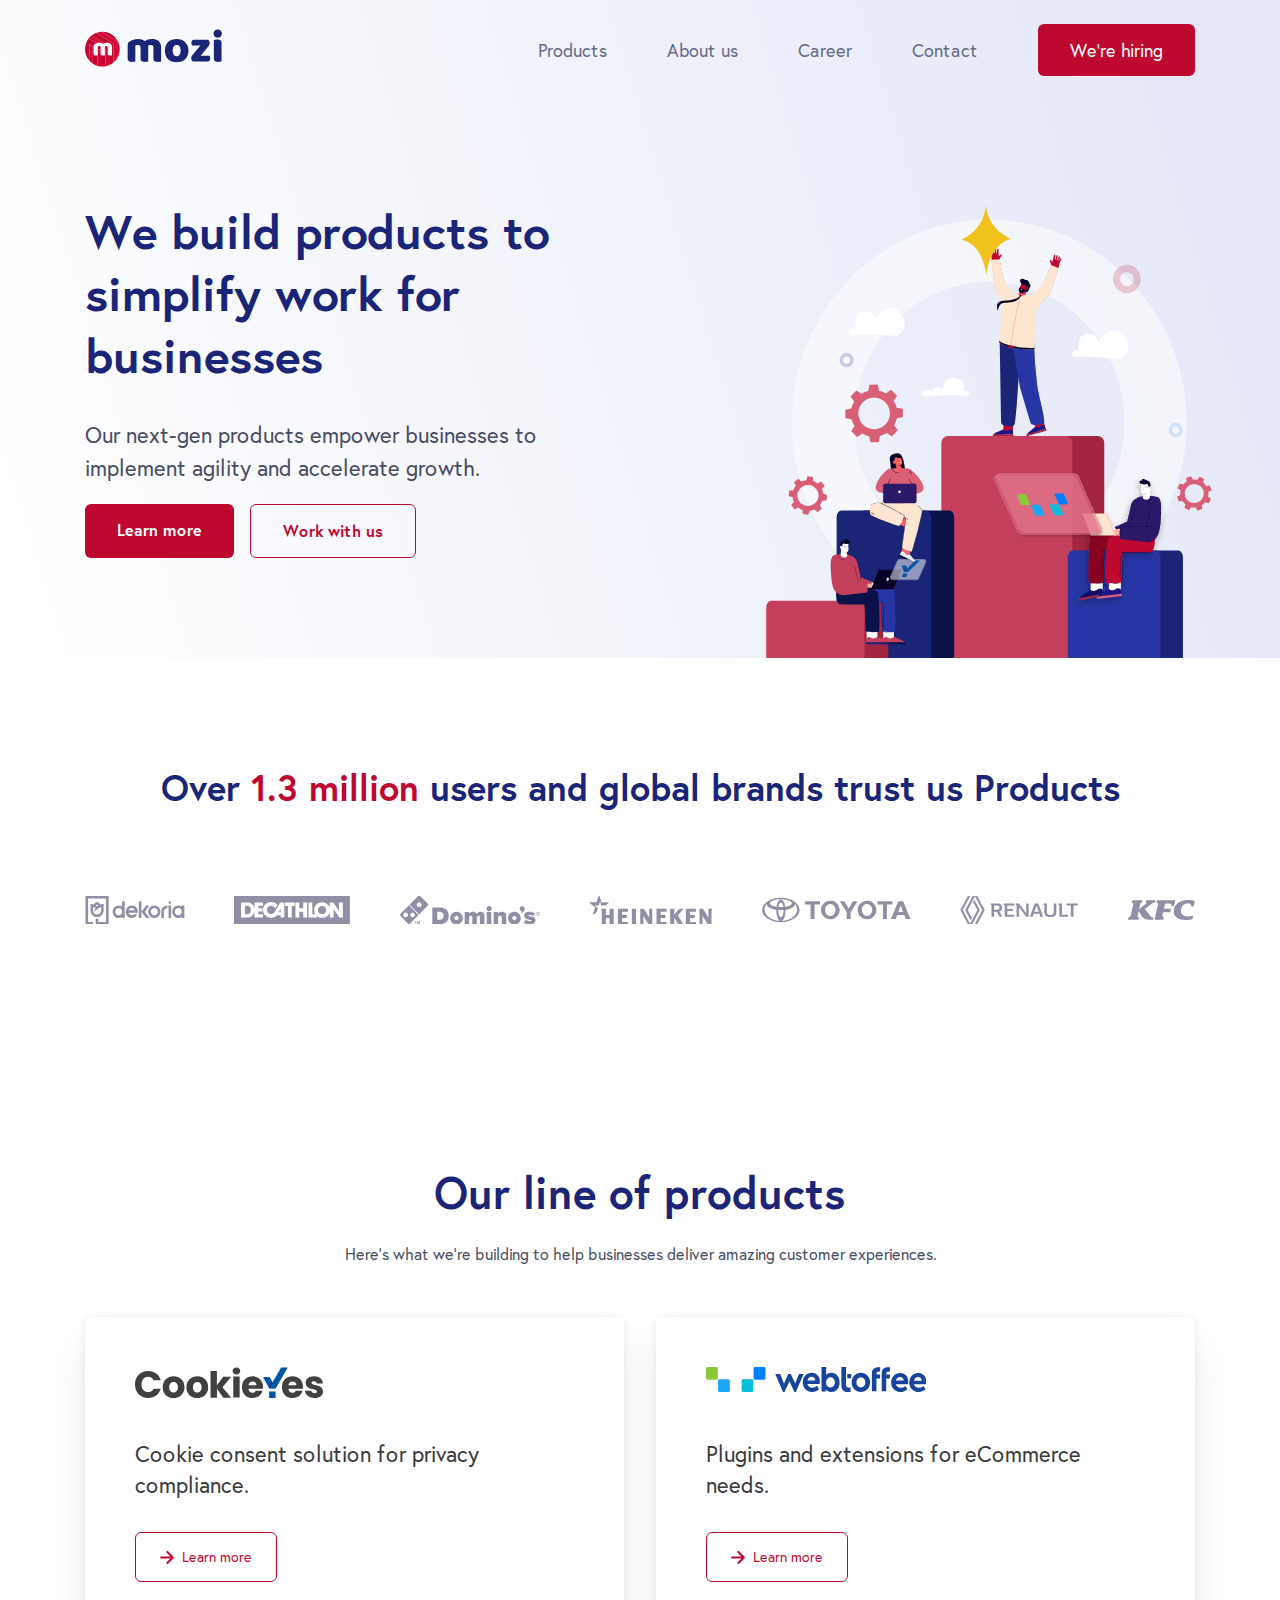
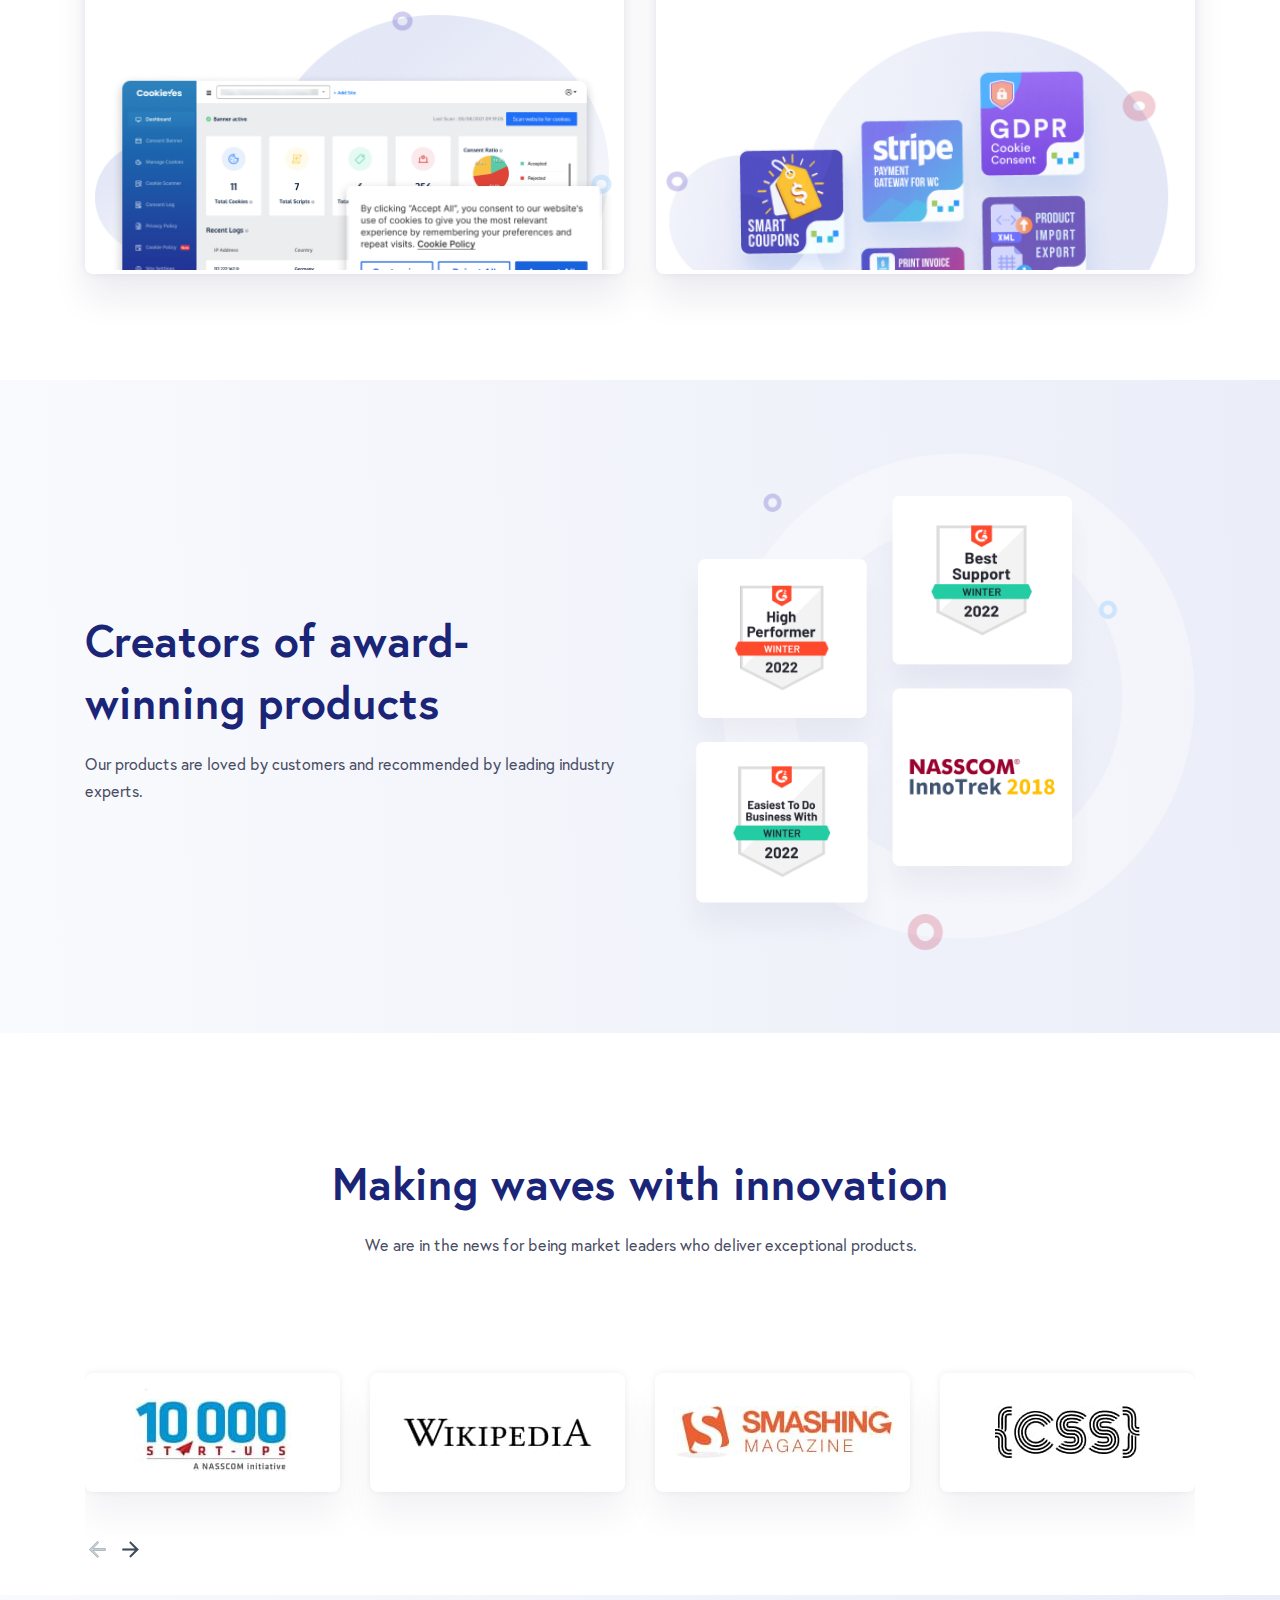
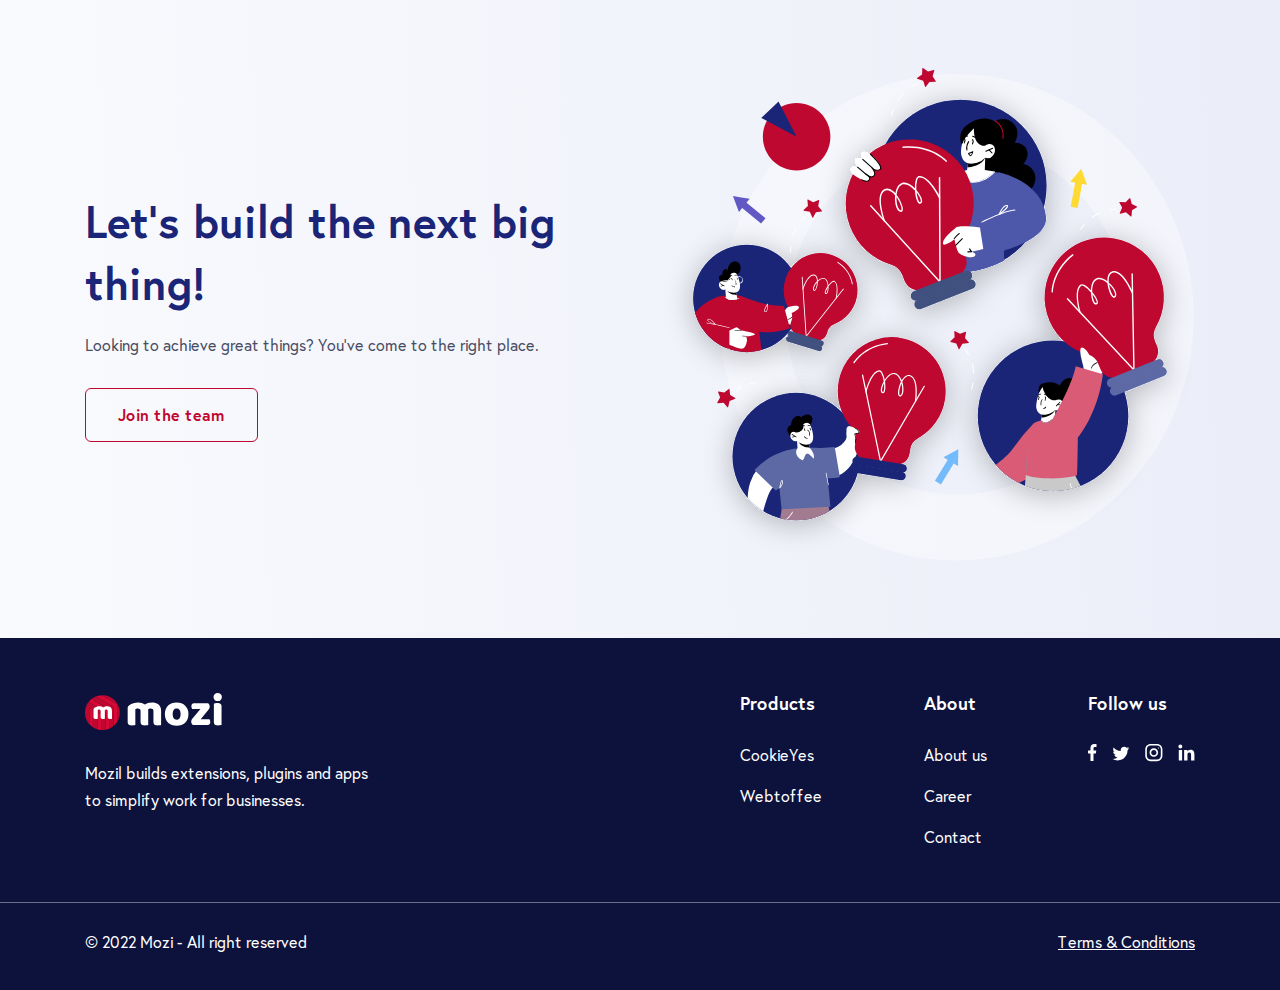
<file: index.html>
<!DOCTYPE html><html lang="en"><head><meta charset="UTF-8"><meta http-equiv="X-UA-Compatible" content="IE=edge"><meta name="viewport" content="width=device-width,initial-scale=1"><title>Mozy</title><link rel="icon" type="image/x-icon" href="icons/favicon.ico"><link rel="stylesheet" href="css/style.min.css"></head><body class="body__main"><div id="up" class="hero__wrapper"><!-- Header --><header class="header"><!-- NavBar --><nav><div class="container"><div class="navbar"><div class="logo"><a href="index.html"><img src="./icons/logo.svg" alt="logo"></a></div><ul class="menu"><li class="menu__item"><a href="products.html" class="menu__item-link">Products</a></li><li class="menu__item"><a href="about.html" class="menu__item-link">About us</a></li><li class="menu__item"><a href="career.html" class="menu__item-link">Career</a></li><li class="menu__item"><a href="contact.html" class="menu__item-link">Contact</a></li><li class="menu__item"><a href="#" class="btn menu__item-link">We’re hiring</a></li></ul><div class="hamburger"><span></span> <span></span> <span></span></div></div></div></nav></header><!-- Hero --><section class="section__hero"><img class="hero__img" src="img/hero-main.svg" alt="hero-main"><div class="container"><div class="hero"><div class="hero__item"><h1 class="hero__item-title">We build products to simplify work for businesses</h1><h2 class="hero__item-text">Our next-gen products empower businesses to implement agility and accelerate growth.</h2><div class="hero__item-buttons"><a href="#" class="btn hero-btn">Learn more</a> <a href="#" class="btn__outline hero-btn">Work with us</a></div></div></div></div></section></div><!-- Main Page --><main><section class="section section__brands"><div class="container"><h3 class="section__title section__title-brands title__center">Over <span>1.3 million</span> users and global brands trust us Products</h3><div class="brands"><div class="brands__item"><img src="icons/brand1.svg" alt="brand__icon"></div><div class="brands__item"><img src="icons/brand2.svg" alt="brand__icon"></div><div class="brands__item"><img src="icons/brand3.svg" alt="brand__icon"></div><div class="brands__item"><img src="icons/brand4.svg" alt="brand__icon"></div><div class="brands__item"><img src="icons/brand5.svg" alt="brand__icon"></div><div class="brands__item"><img src="icons/brand6.svg" alt="brand__icon"></div><div class="brands__item"><img src="icons/brand7.svg" alt="brand__icon"></div></div></div></section><section class="section__products section"><div class="container"><h3 class="section__title title__center">Our line of products</h3><h4 class="section__subtitle subtitle__center">Here’s what we’re building to help businesses deliver amazing customer experiences.</h4><div class="products"><div class="products__item"><div class="products__item-content"><div class="products__item-logo"><img src="icons/product__logo1.svg" alt="product logo"></div><div class="products__item-text">Cookie consent solution for privacy compliance.</div><a href="#" class="products__item-btn"><span><svg width="14" height="15" viewBox="0 0 14 15" fill="none" xmlns="http://www.w3.org/2000/svg"><g clip-path="url(#clip0_31_386)"><path d="M7.39375 13.0125L12.9049 7.50002L7.39235 1.98752M1.09375 7.50002H12.9063H1.09375Z" stroke="#BF0830" stroke-width="2" stroke-linecap="round" stroke-linejoin="round"/></g><defs><clipPath id="clip0_31_386"><rect width="14" height="14" fill="white" transform="translate(0 0.5)"/></clipPath></defs></svg> </span><span>Learn more</span></a></div><div class="products__item-footer"><img src="img/product1.png" alt="image"></div></div><div class="products__item"><div class="products__item-content"><div class="products__item-logo"><img src="icons/product__logo2.svg" alt="product logo"></div><div class="products__item-text">Plugins and extensions for eCommerce needs.</div><a href="#" class="products__item-btn"><span><svg width="14" height="15" viewBox="0 0 14 15" fill="none" xmlns="http://www.w3.org/2000/svg"><g clip-path="url(#clip0_31_386)"><path d="M7.39375 13.0125L12.9049 7.50002L7.39235 1.98752M1.09375 7.50002H12.9063H1.09375Z" stroke="#BF0830" stroke-width="2" stroke-linecap="round" stroke-linejoin="round"/></g><defs><clipPath id="clip0_31_386"><rect width="14" height="14" fill="white" transform="translate(0 0.5)"/></clipPath></defs></svg> </span><span>Learn more</span></a></div><div class="products__item-footer"><img src="img/product2.png" alt="image"></div></div></div></div></section><section class="section section__info"><div class="container"><div class="info"><div class="info__item"><h3 class="section__title">Creators of award-winning products</h3><h4 class="section__subtitle">Our products are loved by customers and recommended by leading industry experts.</h4></div><div class="info__item"><img src="img/info.png" alt="info"></div></div></div></section><section class="section section__innovation"><div class="container"><h3 class="section__title title__center">Making waves with innovation</h3><h4 class="section__subtitle subtitle__center">We are in the news for being market leaders who deliver exceptional products.</h4><!-- Slider main container --><div class="swiper swiper__innovation"><!-- Additional required wrapper --><div class="swiper-wrapper"><!-- Slides --><div class="swiper-slide"><img src="img/innovation_1.jpg" alt="img"></div><div class="swiper-slide"><img src="img/innovation_2.jpg" alt="img"></div><div class="swiper-slide"><img src="img/innovation_3.jpg" alt="img"></div><div class="swiper-slide"><img src="img/innovation_4.jpg" alt="img"></div><div class="swiper-slide"><img src="img/innovation_1.jpg" alt="img"></div><div class="swiper-slide"><img src="img/innovation_2.jpg" alt="img"></div><div class="swiper-slide"><img src="img/innovation_3.jpg" alt="img"></div><div class="swiper-slide"><img src="img/innovation_4.jpg" alt="img"></div></div></div><div class="swiper__arrows"><button class="swiper__arrow swiper__arrow-prev"><svg width="25" height="25" viewBox="0 0 24 24" fill="none" xmlns="http://www.w3.org/2000/svg"><path fill-rule="evenodd" clip-rule="evenodd" d="M11.2947 19.2947C11.6842 19.6842 12.3158 19.6842 12.7053 19.2947C13.0946 18.9054 13.0949 18.2743 12.7059 17.8847L7.83 13L19 13C19.5523 13 20 12.5523 20 12C20 11.4477 19.5523 11 19 11L7.83 11L12.7059 6.11532C13.0949 5.72568 13.0946 5.0946 12.7053 4.70532C12.3158 4.31578 11.6842 4.31578 11.2947 4.70532L4 12L11.2947 19.2947Z" fill="black" fill-opacity="0.7"/><mask id="mask0_1_258198" style="mask-type:alpha" maskUnits="userSpaceOnUse" x="4" y="4" width="16" height="16"><path fill-rule="evenodd" clip-rule="evenodd" d="M11.2947 19.2947C11.6842 19.6842 12.3158 19.6842 12.7053 19.2947C13.0946 18.9054 13.0949 18.2743 12.7059 17.8847L7.83 13L19 13C19.5523 13 20 12.5523 20 12C20 11.4477 19.5523 11 19 11L7.83 11L12.7059 6.11532C13.0949 5.72568 13.0946 5.0946 12.7053 4.70532C12.3158 4.31578 11.6842 4.31578 11.2947 4.70532L4 12L11.2947 19.2947Z" fill="white"/></mask><g mask="url(#mask0_1_258198)"><rect x="24" y="24" width="24" height="24" transform="rotate(180 24 24)" fill="#424B5A"/></g></svg></button> <button class="swiper__arrow swiper__arrow-next"><svg width="25" height="25" viewBox="0 0 24 24" fill="none" xmlns="http://www.w3.org/2000/svg"><path fill-rule="evenodd" clip-rule="evenodd" d="M12.7053 19.2947C12.3158 19.6842 11.6842 19.6842 11.2947 19.2947V19.2947C10.9054 18.9054 10.9051 18.2743 11.2941 17.8847L16.17 13L5 13C4.44771 13 4 12.5523 4 12V12C4 11.4477 4.44771 11 5 11L16.17 11L11.2941 6.11531C10.9051 5.72568 10.9054 5.0946 11.2947 4.70531V4.70531C11.6842 4.31578 12.3158 4.31578 12.7053 4.70531L20 12L12.7053 19.2947Z" fill="#C2D1D9"/><mask id="mask0_1_258199" style="mask-type:alpha" maskUnits="userSpaceOnUse" x="4" y="4" width="16" height="16"><path fill-rule="evenodd" clip-rule="evenodd" d="M12.7053 19.2947C12.3158 19.6842 11.6842 19.6842 11.2947 19.2947C10.9054 18.9054 10.9051 18.2743 11.2941 17.8847L16.17 13L5 13C4.44771 13 4 12.5523 4 12C4 11.4477 4.44771 11 5 11L16.17 11L11.2941 6.11531C10.9051 5.72568 10.9054 5.0946 11.2947 4.70531C11.6842 4.31578 12.3158 4.31578 12.7053 4.70531L20 12L12.7053 19.2947Z" fill="white"/></mask><g mask="url(#mask0_1_258199)"><rect x="24" y="24" width="24" height="24" transform="rotate(180 24 24)" fill="#424B5A"/></g></svg></button></div></div></section><section class="section section__info"><div class="container"><div class="info"><div class="info__item"><h3 class="section__title">Let's build the next big thing!</h3><h4 class="section__subtitle">Looking to achieve great things? You’ve come to the right place.</h4><a href="#" class="btn__outline info__btn">Join the team</a></div><div class="info__item"><img src="img/info2.svg" alt="info"></div></div></div></section></main><footer><div class="container"><div class="footer"><div class="footer__item"><a href="#" class="footer__logo"><img src="icons/footer_logo.svg" alt="logo"></a><p class="footer__text">Mozil builds extensions, plugins and apps to simplify work for businesses.</p></div><div class="footer__item"><div class="footer__lists"><div class="footer__lists-item"><div class="footer__list-title">Products</div><ul class="footer__list"><li class="footer__list-item"><a href="#" class="footer__list-item-link">CookieYes</a></li><li class="footer__list-item"><a href="#" class="footer__list-item-link">Webtoffee</a></li></ul></div><div class="footer__lists-item"><div class="footer__list-title">About</div><ul class="footer__list"><li class="footer__list-item"><a href="#" class="footer__list-item-link">About us</a></li><li class="footer__list-item"><a href="#" class="footer__list-item-link">Career</a></li><li class="footer__list-item"><a href="#" class="footer__list-item-link">Contact</a></li></ul></div><div class="footer__lists-item"><div class="footer__list-title">Follow us</div><ul class="footer__social"><li class="footer__social-item"><a href="#" class="footer__social-link"><svg width="9" height="18" viewBox="0 0 9 18" fill="none" xmlns="http://www.w3.org/2000/svg"><path d="M6.95282 2.89077H8.50569V0.186185C8.23779 0.14933 7.31641 0.0664062 6.24337 0.0664062C4.00443 0.0664062 2.4707 1.47469 2.4707 4.06304V6.44514H0V9.46867H2.4707V17.0764H5.49989V9.46937H7.87065L8.247 6.44585H5.49918V4.36284C5.49989 3.48895 5.73519 2.89077 6.95282 2.89077Z" fill="white"/></svg></a></li><li class="footer__social-item"><a href="#" class="footer__social-link"><svg width="18" height="15" viewBox="0 0 18 15" fill="none" xmlns="http://www.w3.org/2000/svg"><path d="M17.2678 2.37425C16.6444 2.64768 15.9802 2.82892 15.2878 2.91692C16.0001 2.49158 16.5439 1.8232 16.7995 1.01758C16.1353 1.41358 15.402 1.6933 14.6204 1.84939C13.9898 1.17787 13.0909 0.761963 12.1103 0.761963C10.2079 0.761963 8.67624 2.30615 8.67624 4.1992C8.67624 4.47158 8.69929 4.73349 8.75586 4.98282C5.899 4.84349 3.3711 3.47425 1.67291 1.38844C1.37643 1.90282 1.20253 2.49158 1.20253 3.12539C1.20253 4.31549 1.81538 5.37044 2.72891 5.9812C2.17681 5.97073 1.63519 5.81044 1.17634 5.55796C1.17634 5.56844 1.17634 5.58206 1.17634 5.59568C1.17634 7.26558 2.36748 8.65263 3.92948 8.97215C3.64976 9.04863 3.34491 9.0853 3.02853 9.0853C2.80853 9.0853 2.58643 9.07272 2.37795 9.02663C2.82319 10.3875 4.08662 11.388 5.58891 11.4204C4.41976 12.335 2.93529 12.8861 1.32824 12.8861C1.04643 12.8861 0.776145 12.8735 0.505859 12.8389C2.02805 13.8205 3.83205 14.381 5.77748 14.381C12.1009 14.381 15.558 9.14292 15.558 4.60253C15.558 4.45063 15.5528 4.30396 15.5455 4.15834C16.2275 3.67434 16.8005 3.06987 17.2678 2.37425Z" fill="white"/></svg></a></li><li class="footer__social-item"><a href="#" class="footer__social-link"><svg width="18" height="18" viewBox="0 0 18 18" fill="none" xmlns="http://www.w3.org/2000/svg"><path fill-rule="evenodd" clip-rule="evenodd" d="M5.62472 0H12.0533C15.0115 0 17.4104 2.39893 17.4104 5.35714V11.7857C17.4104 14.7439 15.0115 17.1429 12.0533 17.1429H5.62472C2.66651 17.1429 0.267578 14.7439 0.267578 11.7857V5.35714C0.267578 2.39893 2.66651 0 5.62472 0ZM12.0531 15.5357C14.1209 15.5357 15.8031 13.8536 15.8031 11.7857V5.35718C15.8031 3.28932 14.1209 1.60718 12.0531 1.60718H5.62451C3.55665 1.60718 1.87451 3.28932 1.87451 5.35718V11.7857C1.87451 13.8536 3.55665 15.5357 5.62451 15.5357H12.0531Z" fill="white"/><path fill-rule="evenodd" clip-rule="evenodd" d="M4.55273 8.5716C4.55273 6.20482 6.47166 4.28589 8.83845 4.28589C11.2052 4.28589 13.1242 6.20482 13.1242 8.5716C13.1242 10.9384 11.2052 12.8573 8.83845 12.8573C6.47166 12.8573 4.55273 10.9384 4.55273 8.5716ZM6.15967 8.57164C6.15967 10.0481 7.36181 11.2502 8.83824 11.2502C10.3147 11.2502 11.5168 10.0481 11.5168 8.57164C11.5168 7.09414 10.3147 5.89307 8.83824 5.89307C7.36181 5.89307 6.15967 7.09414 6.15967 8.57164Z" fill="white"/><circle cx="13.4461" cy="3.96414" r="0.571071" fill="white"/></svg></a></li><li class="footer__social-item"><a href="#" class="footer__social-link"><svg width="17" height="17" viewBox="0 0 17 17" fill="none" xmlns="http://www.w3.org/2000/svg"><path d="M4.01709 16.5715H0.780099V5.93569H4.10958V16.5715H4.01709ZM2.35236 4.45592C1.33501 4.45592 0.410156 3.62356 0.410156 2.51373C0.410156 1.49639 1.24253 0.571533 2.35236 0.571533C3.36969 0.571533 4.29454 1.4039 4.29454 2.51373C4.29454 3.62356 3.46218 4.45592 2.35236 4.45592ZM16.4102 16.5715H13.0807V11.3923C13.0807 10.19 13.0807 8.61777 11.4159 8.61777C9.65872 8.61777 9.47374 9.91257 9.47374 11.2999V16.5715H6.14426V5.93569H9.28877V7.41547C9.7512 6.58309 10.7685 5.75072 12.4333 5.75072C15.7628 5.75072 16.4102 7.97037 16.4102 10.8374V16.5715Z" fill="white"/></svg></a></li></ul></div></div></div></div></div><div class="footer__copyright"><div class="container"><div class="footer__copy"><div class="footer__copy-item">© 2022 Mozi - All right reserved</div><div class="footer__copy-item"><a href="#">Terms & Conditions</a></div></div></div></div></footer><!-- Кнопка-ссылка скролла вверх --> <a class="pageup" href="#up"><img src="icons/circle-chevron-up-solid.svg" alt="Page Up Ico"></a></body><!-- подключаем JS библиотеку свайпера --><script src="js/swiper-bundle.min.js"></script><!-- подключаем свой собственный JS скрипт-файл --><script src="js/main.js"></script></html>
</file>
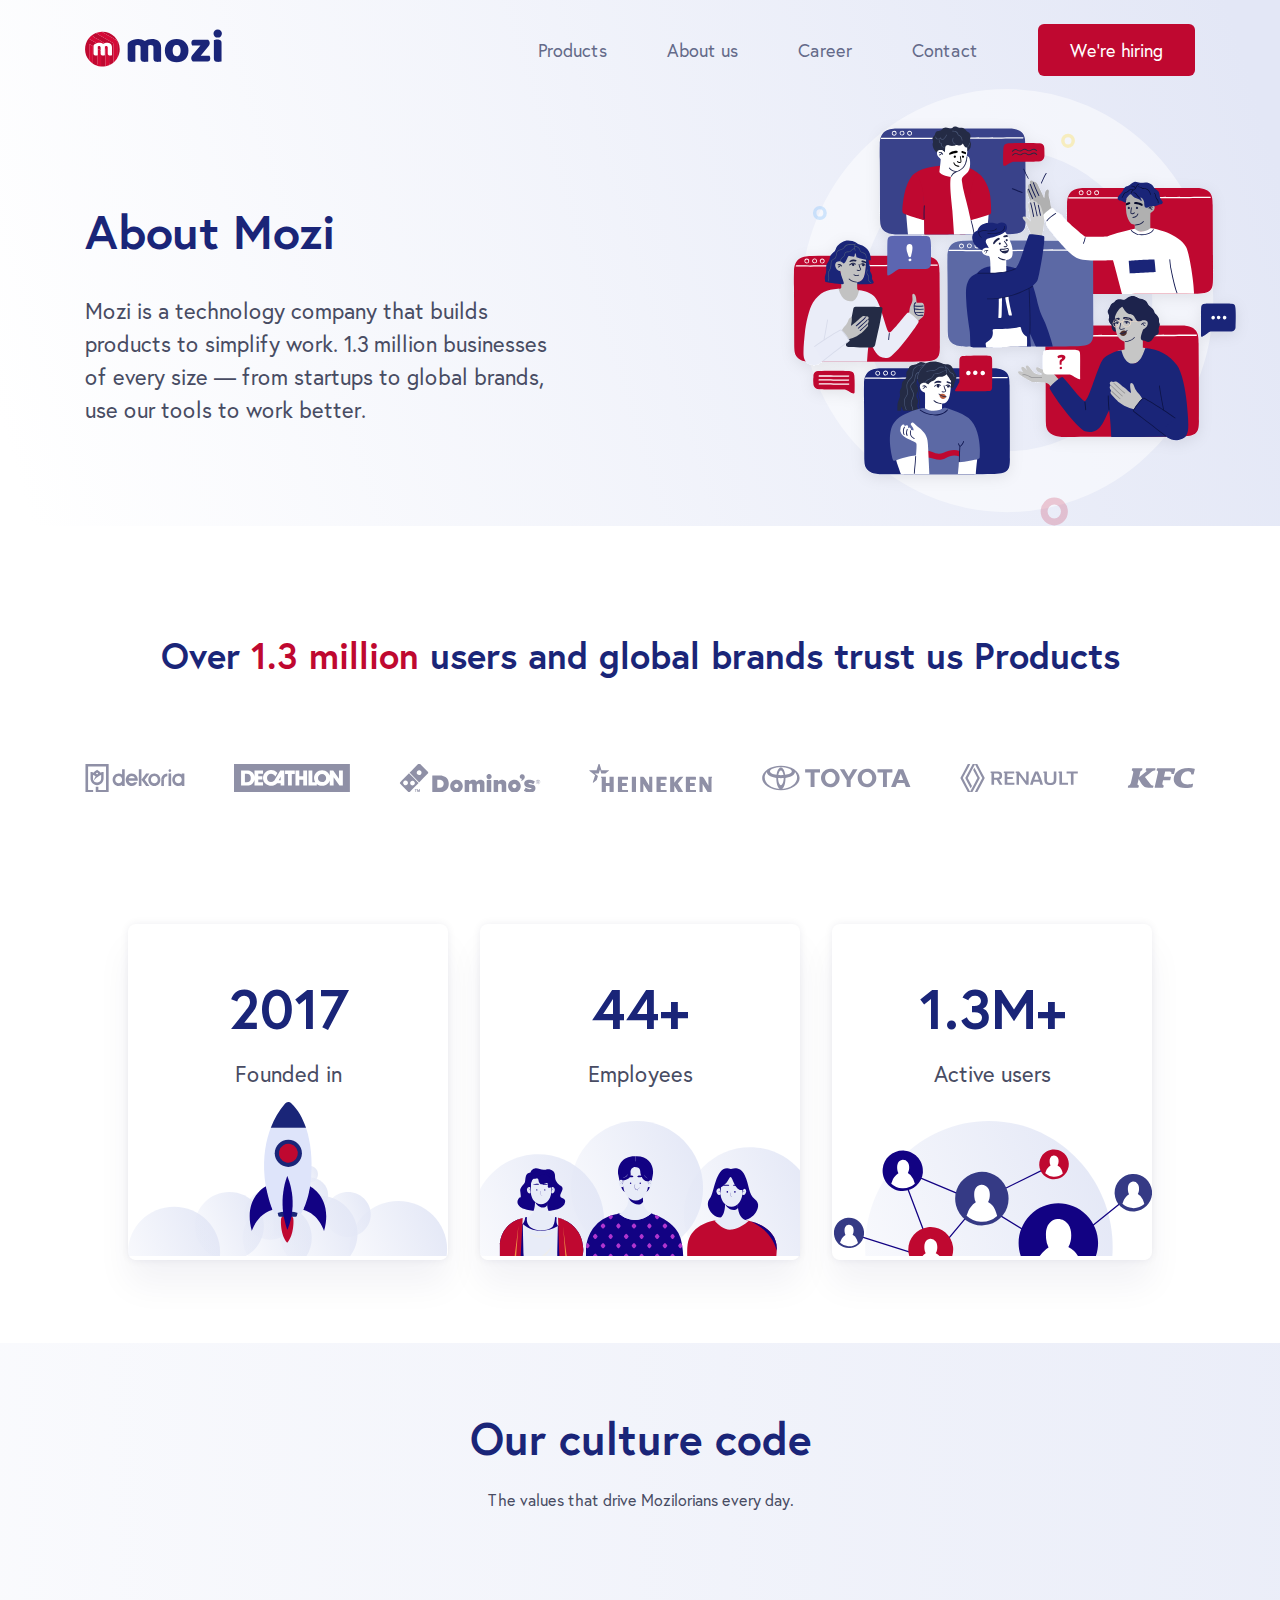
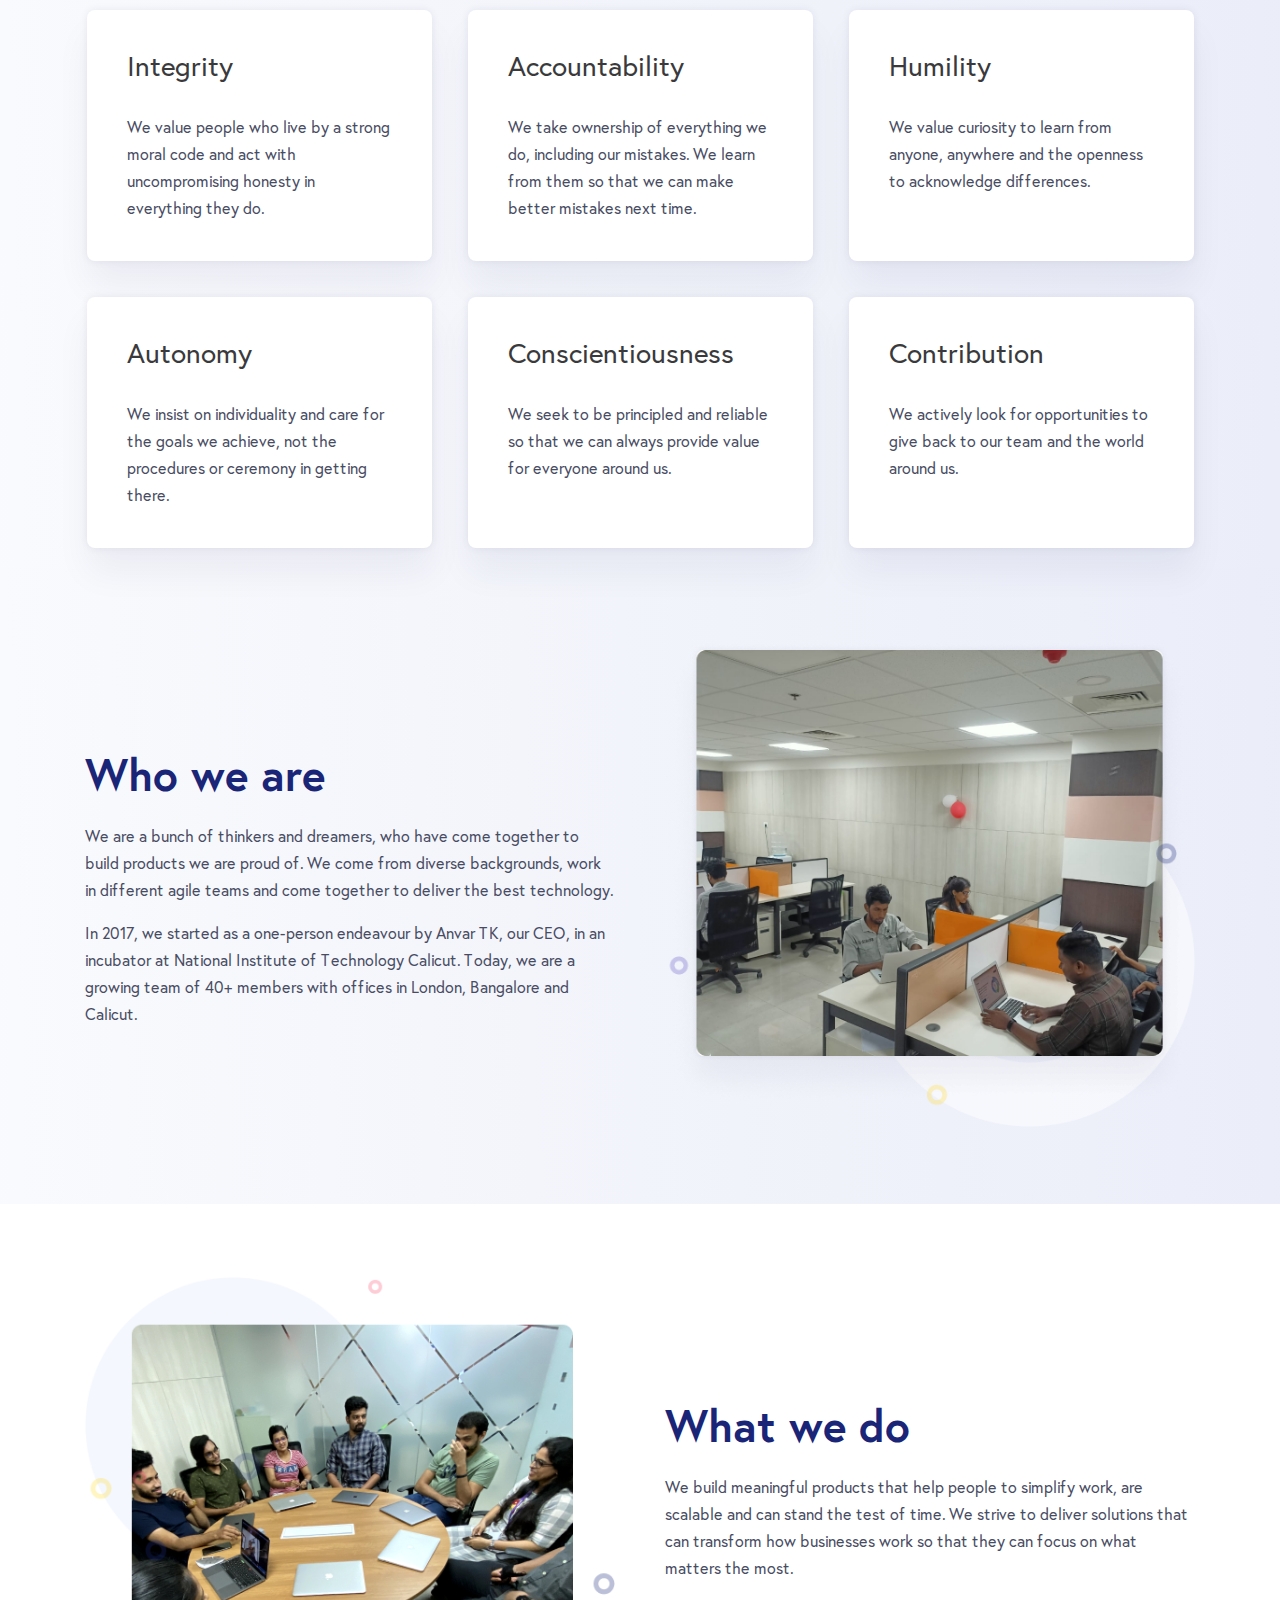
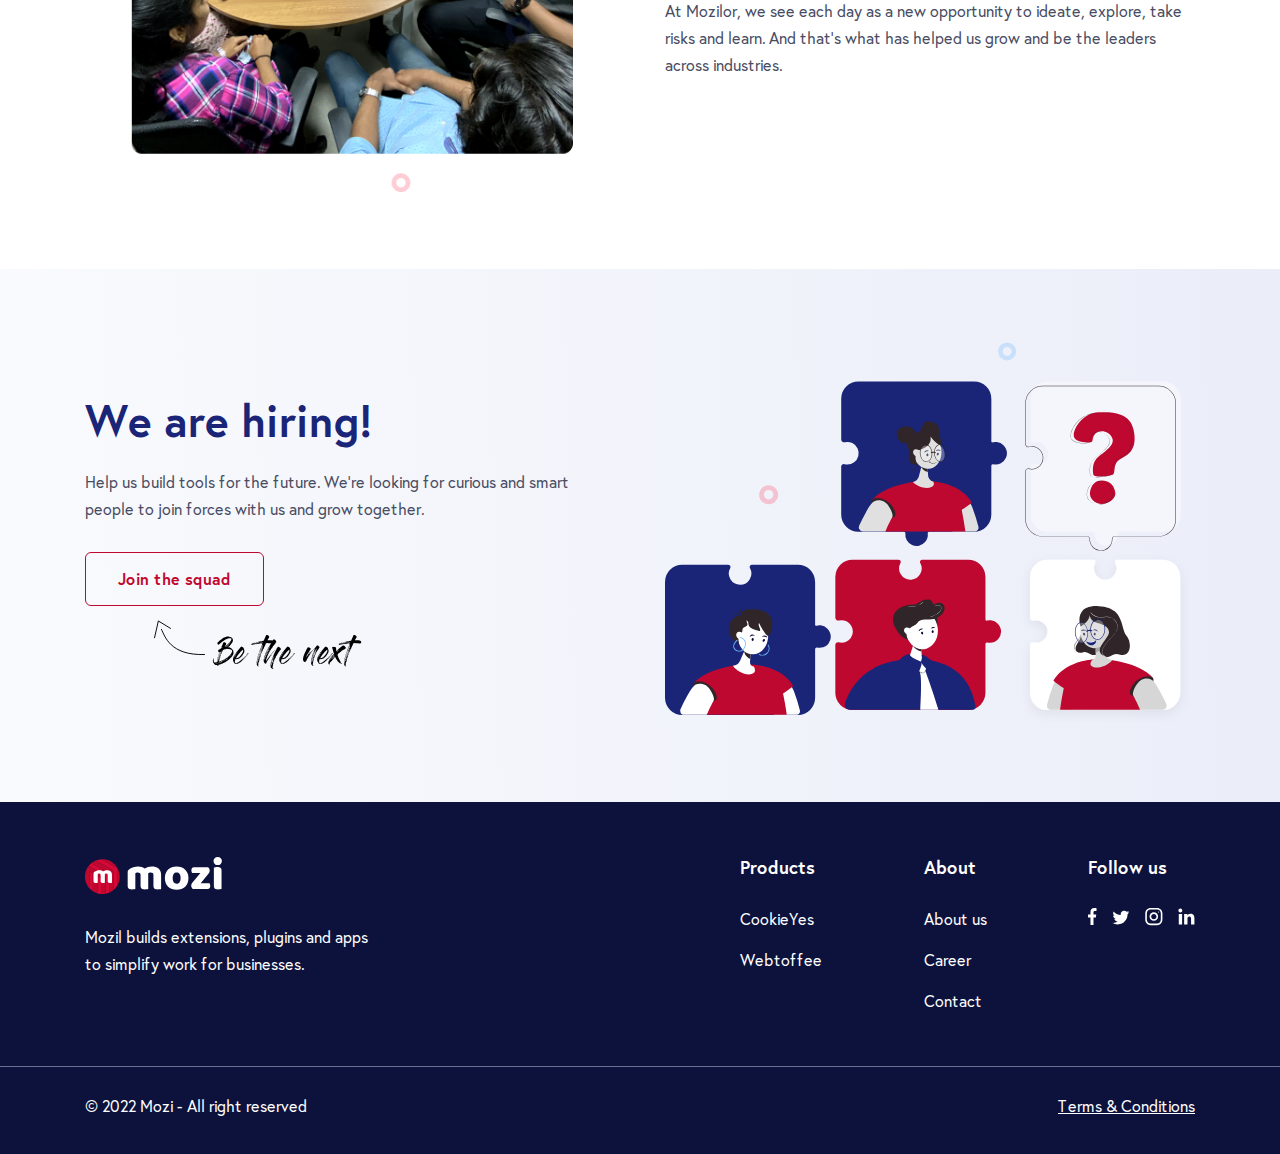
<file: about.html>
<!DOCTYPE html><html lang="en"><head><meta charset="UTF-8"><meta http-equiv="X-UA-Compatible" content="IE=edge"><meta name="viewport" content="width=device-width,initial-scale=1"><title>Mozy</title><link rel="icon" type="image/x-icon" href="icons/favicon.ico"><link rel="stylesheet" href="css/style.min.css"></head><body class="body__about"><div id="up" class="hero__wrapper"><!-- Header --><header class="header"><!-- NavBar --><nav><div class="container"><div class="navbar"><div class="logo"><a href="index.html"><img src="./icons/logo.svg" alt="logo"></a></div><ul class="menu"><li class="menu__item"><a href="products.html" class="menu__item-link">Products</a></li><li class="menu__item"><a href="about.html" class="menu__item-link">About us</a></li><li class="menu__item"><a href="career.html" class="menu__item-link">Career</a></li><li class="menu__item"><a href="contact.html" class="menu__item-link">Contact</a></li><li class="menu__item"><a href="#" class="btn menu__item-link">We’re hiring</a></li></ul><div class="hamburger"><span></span> <span></span> <span></span></div></div></div></nav></header><!-- Hero --><section class="section__hero section__hero-about"><img class="hero__img" src="img/about/about-main.svg" alt="hero-main"><div class="container"><div class="hero"><div class="hero__item"><h1 class="hero__item-title">About Mozi</h1><h2 class="hero__item-text">Mozi is a technology company that builds products to simplify work. 1.3 million businesses of every size — from startups to global brands, use our tools to work better.</h2></div></div></div></section></div><!-- Main Page --><main><section class="section section__brands"><div class="container"><h3 class="section__title section__title-brands title__center">Over <span>1.3 million</span> users and global brands trust us Products</h3><div class="brands"><div class="brands__item"><img src="icons/brand1.svg" alt="brand__icon"></div><div class="brands__item"><img src="icons/brand2.svg" alt="brand__icon"></div><div class="brands__item"><img src="icons/brand3.svg" alt="brand__icon"></div><div class="brands__item"><img src="icons/brand4.svg" alt="brand__icon"></div><div class="brands__item"><img src="icons/brand5.svg" alt="brand__icon"></div><div class="brands__item"><img src="icons/brand6.svg" alt="brand__icon"></div><div class="brands__item"><img src="icons/brand7.svg" alt="brand__icon"></div></div></div></section><section class="section section__statistics"><div class="container"><div class="statistics"><div class="statistics__item"><div class="statistics__item-title">2017</div><div class="statistics__item-text">Founded in</div><div class="statistics__item-picture"><img src="img/about/statistics1.svg" alt="statistics picture"></div></div><div class="statistics__item"><div class="statistics__item-title">44+</div><div class="statistics__item-text">Employees</div><div class="statistics__item-picture"><img src="img/about/statistics2.svg" alt="statistics picture"></div></div><div class="statistics__item"><div class="statistics__item-title">1.3M+</div><div class="statistics__item-text">Active users</div><div class="statistics__item-picture"><img src="img/about/statistics3.svg" alt="statistics picture"></div></div></div></div></section><section class="section section__culture"><div class="container"><div class="culture"><h3 class="section__title title__center">Our culture code</h3><h4 class="section__subtitle subtitle__center">The values that drive Mozilorians every day.</h4><div class="culture__items"><div class="culture__item"><div class="culture__item-title">Integrity</div><div class="culture__item-subtitle">We value people who live by a strong moral code and act with uncompromising honesty in everything they do.</div></div><div class="culture__item"><div class="culture__item-title">Accountability</div><div class="culture__item-subtitle">We take ownership of everything we do, including our mistakes. We learn from them so that we can make better mistakes next time.</div></div><div class="culture__item"><div class="culture__item-title">Humility</div><div class="culture__item-subtitle">We value curiosity to learn from anyone, anywhere and the openness to acknowledge differences.</div></div><div class="culture__item"><div class="culture__item-title">Autonomy</div><div class="culture__item-subtitle">We insist on individuality and care for the goals we achieve, not the procedures or ceremony in getting there.</div></div><div class="culture__item"><div class="culture__item-title">Conscientiousness</div><div class="culture__item-subtitle">We seek to be principled and reliable so that we can always provide value for everyone around us.</div></div><div class="culture__item"><div class="culture__item-title">Contribution</div><div class="culture__item-subtitle">We actively look for opportunities to give back to our team and the world around us.</div></div></div></div></div></section><section class="section section__info section__info-about"><div class="container"><div class="info"><div class="info__item"><h3 class="section__title">Who we are</h3><h4 class="section__subtitle">We are a bunch of thinkers and dreamers, who have come together to build products we are proud of. We come from diverse backgrounds, work in different agile teams and come together to deliver the best technology.</h4><h4 class="section__subtitle">In 2017, we started as a one-person endeavour by Anvar TK, our CEO, in an incubator at National Institute of Technology Calicut. Today, we are a growing team of 40+ members with offices in London, Bangalore and Calicut.</h4></div><div class="info__item"><img src="img/about/about.png" alt="about pic"></div></div></div></section><section class="section section__info section__info-about2"><div class="container"><div class="info info__reverse"><div class="info__item"><h3 class="section__title">What we do</h3><h4 class="section__subtitle">We build meaningful products that help people to simplify work, are scalable and can stand the test of time. We strive to deliver solutions that can transform how businesses work so that they can focus on what matters the most.</h4><h4 class="section__subtitle">At Mozilor, we see each day as a new opportunity to ideate, explore, take risks and learn. And that’s what has helped us grow and be the leaders across industries.</h4></div><div class="info__item"><img src="img/about/about2.png" alt="about pic"></div></div></div></section><section class="section section__info"><div class="container"><div class="info"><div class="info__item"><h3 class="section__title">We are hiring!</h3><h4 class="section__subtitle">Help us build tools for the future. We’re looking for curious and smart people to join forces with us and grow together.</h4><a href="#" class="btn__outline info__btn">Join the squad</a><div class="info-arrow"><img src="img/about/about3-arrow.svg" alt="info arrow"></div></div><div class="info__item"><img src="img/about/about3.svg" alt="info"></div></div></div></section></main><footer><div class="container"><div class="footer"><div class="footer__item"><a href="#" class="footer__logo"><img src="icons/footer_logo.svg" alt="logo"></a><p class="footer__text">Mozil builds extensions, plugins and apps to simplify work for businesses.</p></div><div class="footer__item"><div class="footer__lists"><div class="footer__lists-item"><div class="footer__list-title">Products</div><ul class="footer__list"><li class="footer__list-item"><a href="#" class="footer__list-item-link">CookieYes</a></li><li class="footer__list-item"><a href="#" class="footer__list-item-link">Webtoffee</a></li></ul></div><div class="footer__lists-item"><div class="footer__list-title">About</div><ul class="footer__list"><li class="footer__list-item"><a href="#" class="footer__list-item-link">About us</a></li><li class="footer__list-item"><a href="#" class="footer__list-item-link">Career</a></li><li class="footer__list-item"><a href="#" class="footer__list-item-link">Contact</a></li></ul></div><div class="footer__lists-item"><div class="footer__list-title">Follow us</div><ul class="footer__social"><li class="footer__social-item"><a href="#" class="footer__social-link"><svg width="9" height="18" viewBox="0 0 9 18" fill="none" xmlns="http://www.w3.org/2000/svg"><path d="M6.95282 2.89077H8.50569V0.186185C8.23779 0.14933 7.31641 0.0664062 6.24337 0.0664062C4.00443 0.0664062 2.4707 1.47469 2.4707 4.06304V6.44514H0V9.46867H2.4707V17.0764H5.49989V9.46937H7.87065L8.247 6.44585H5.49918V4.36284C5.49989 3.48895 5.73519 2.89077 6.95282 2.89077Z" fill="white"/></svg></a></li><li class="footer__social-item"><a href="#" class="footer__social-link"><svg width="18" height="15" viewBox="0 0 18 15" fill="none" xmlns="http://www.w3.org/2000/svg"><path d="M17.2678 2.37425C16.6444 2.64768 15.9802 2.82892 15.2878 2.91692C16.0001 2.49158 16.5439 1.8232 16.7995 1.01758C16.1353 1.41358 15.402 1.6933 14.6204 1.84939C13.9898 1.17787 13.0909 0.761963 12.1103 0.761963C10.2079 0.761963 8.67624 2.30615 8.67624 4.1992C8.67624 4.47158 8.69929 4.73349 8.75586 4.98282C5.899 4.84349 3.3711 3.47425 1.67291 1.38844C1.37643 1.90282 1.20253 2.49158 1.20253 3.12539C1.20253 4.31549 1.81538 5.37044 2.72891 5.9812C2.17681 5.97073 1.63519 5.81044 1.17634 5.55796C1.17634 5.56844 1.17634 5.58206 1.17634 5.59568C1.17634 7.26558 2.36748 8.65263 3.92948 8.97215C3.64976 9.04863 3.34491 9.0853 3.02853 9.0853C2.80853 9.0853 2.58643 9.07272 2.37795 9.02663C2.82319 10.3875 4.08662 11.388 5.58891 11.4204C4.41976 12.335 2.93529 12.8861 1.32824 12.8861C1.04643 12.8861 0.776145 12.8735 0.505859 12.8389C2.02805 13.8205 3.83205 14.381 5.77748 14.381C12.1009 14.381 15.558 9.14292 15.558 4.60253C15.558 4.45063 15.5528 4.30396 15.5455 4.15834C16.2275 3.67434 16.8005 3.06987 17.2678 2.37425Z" fill="white"/></svg></a></li><li class="footer__social-item"><a href="#" class="footer__social-link"><svg width="18" height="18" viewBox="0 0 18 18" fill="none" xmlns="http://www.w3.org/2000/svg"><path fill-rule="evenodd" clip-rule="evenodd" d="M5.62472 0H12.0533C15.0115 0 17.4104 2.39893 17.4104 5.35714V11.7857C17.4104 14.7439 15.0115 17.1429 12.0533 17.1429H5.62472C2.66651 17.1429 0.267578 14.7439 0.267578 11.7857V5.35714C0.267578 2.39893 2.66651 0 5.62472 0ZM12.0531 15.5357C14.1209 15.5357 15.8031 13.8536 15.8031 11.7857V5.35718C15.8031 3.28932 14.1209 1.60718 12.0531 1.60718H5.62451C3.55665 1.60718 1.87451 3.28932 1.87451 5.35718V11.7857C1.87451 13.8536 3.55665 15.5357 5.62451 15.5357H12.0531Z" fill="white"/><path fill-rule="evenodd" clip-rule="evenodd" d="M4.55273 8.5716C4.55273 6.20482 6.47166 4.28589 8.83845 4.28589C11.2052 4.28589 13.1242 6.20482 13.1242 8.5716C13.1242 10.9384 11.2052 12.8573 8.83845 12.8573C6.47166 12.8573 4.55273 10.9384 4.55273 8.5716ZM6.15967 8.57164C6.15967 10.0481 7.36181 11.2502 8.83824 11.2502C10.3147 11.2502 11.5168 10.0481 11.5168 8.57164C11.5168 7.09414 10.3147 5.89307 8.83824 5.89307C7.36181 5.89307 6.15967 7.09414 6.15967 8.57164Z" fill="white"/><circle cx="13.4461" cy="3.96414" r="0.571071" fill="white"/></svg></a></li><li class="footer__social-item"><a href="#" class="footer__social-link"><svg width="17" height="17" viewBox="0 0 17 17" fill="none" xmlns="http://www.w3.org/2000/svg"><path d="M4.01709 16.5715H0.780099V5.93569H4.10958V16.5715H4.01709ZM2.35236 4.45592C1.33501 4.45592 0.410156 3.62356 0.410156 2.51373C0.410156 1.49639 1.24253 0.571533 2.35236 0.571533C3.36969 0.571533 4.29454 1.4039 4.29454 2.51373C4.29454 3.62356 3.46218 4.45592 2.35236 4.45592ZM16.4102 16.5715H13.0807V11.3923C13.0807 10.19 13.0807 8.61777 11.4159 8.61777C9.65872 8.61777 9.47374 9.91257 9.47374 11.2999V16.5715H6.14426V5.93569H9.28877V7.41547C9.7512 6.58309 10.7685 5.75072 12.4333 5.75072C15.7628 5.75072 16.4102 7.97037 16.4102 10.8374V16.5715Z" fill="white"/></svg></a></li></ul></div></div></div></div></div><div class="footer__copyright"><div class="container"><div class="footer__copy"><div class="footer__copy-item">© 2022 Mozi - All right reserved</div><div class="footer__copy-item"><a href="#">Terms & Conditions</a></div></div></div></div></footer><!-- Кнопка-ссылка скролла вверх --> <a class="pageup" href="#up"><img src="icons/circle-chevron-up-solid.svg" alt="Page Up Ico"></a></body><!-- подключаем JS библиотеку свайпера --><script src="js/swiper-bundle.min.js"></script><!-- подключаем свой собственный JS скрипт-файл --><script src="js/main.js"></script></html>
</file>
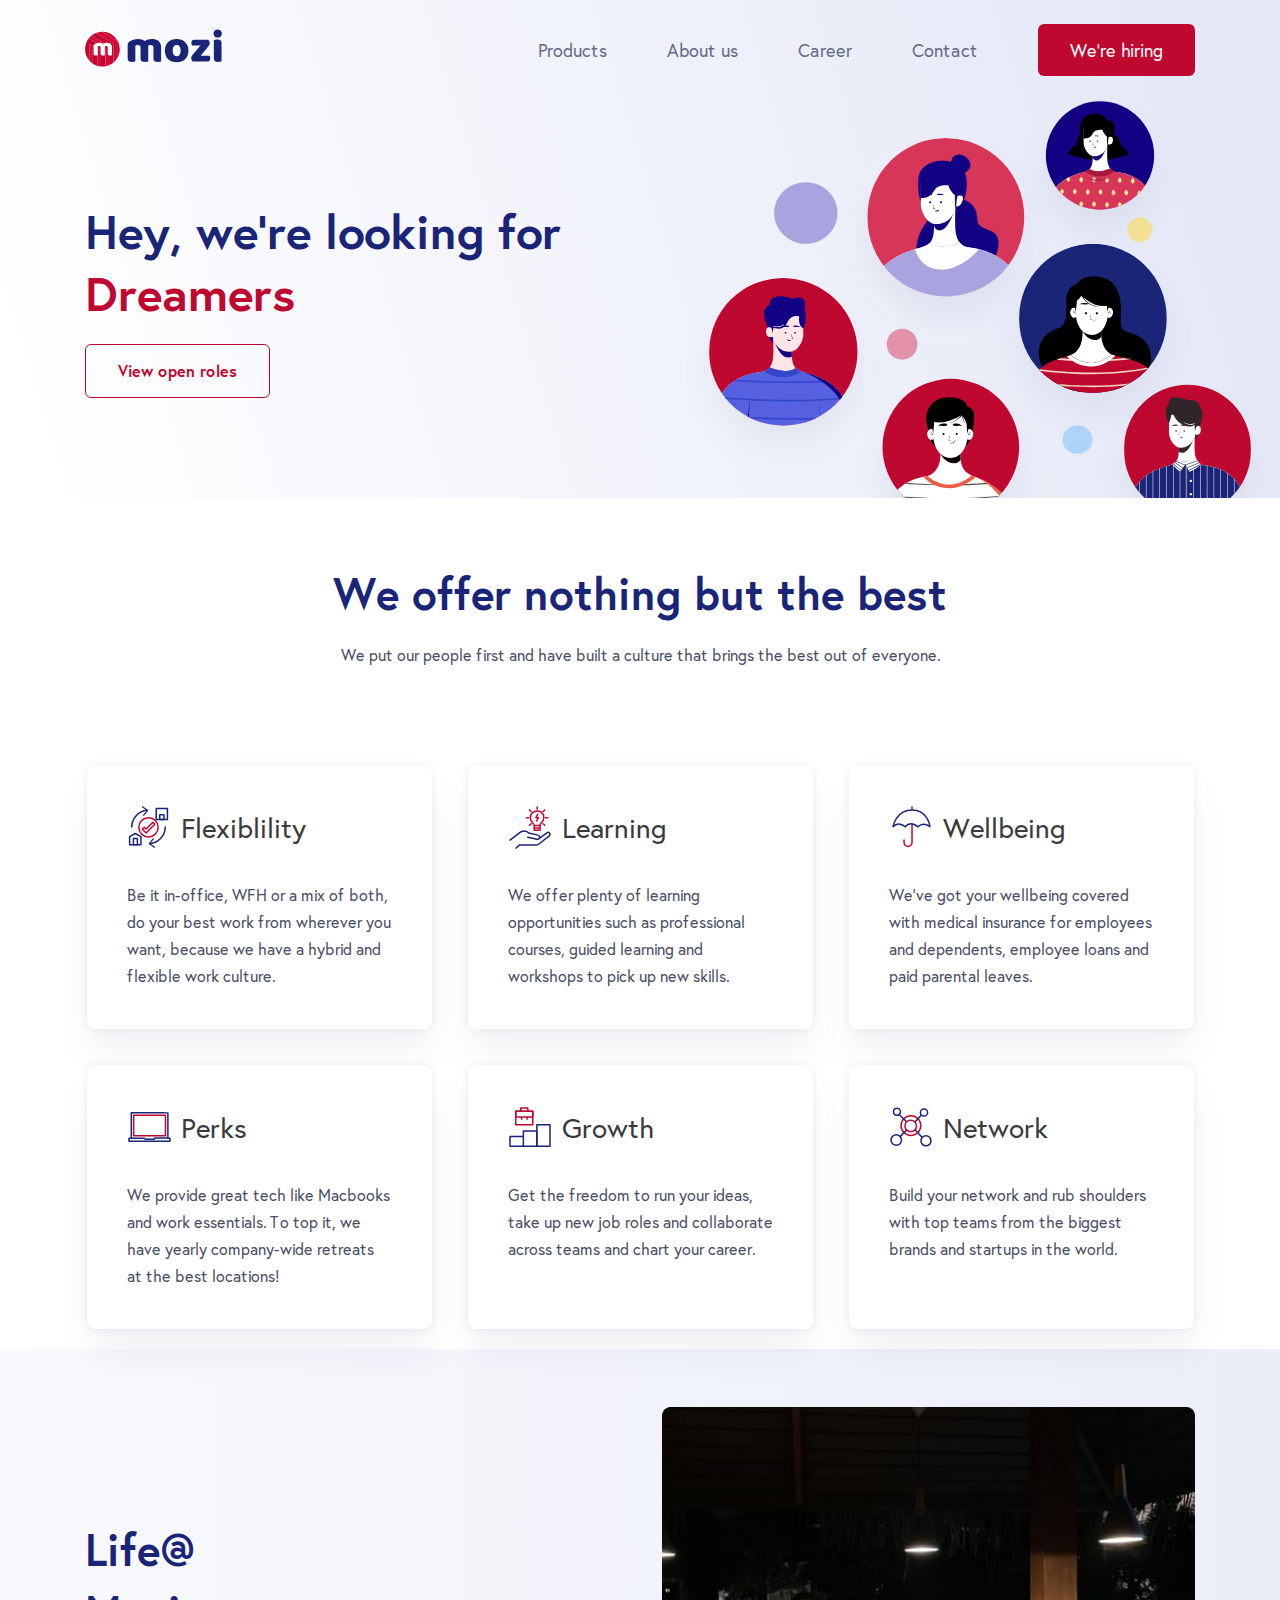
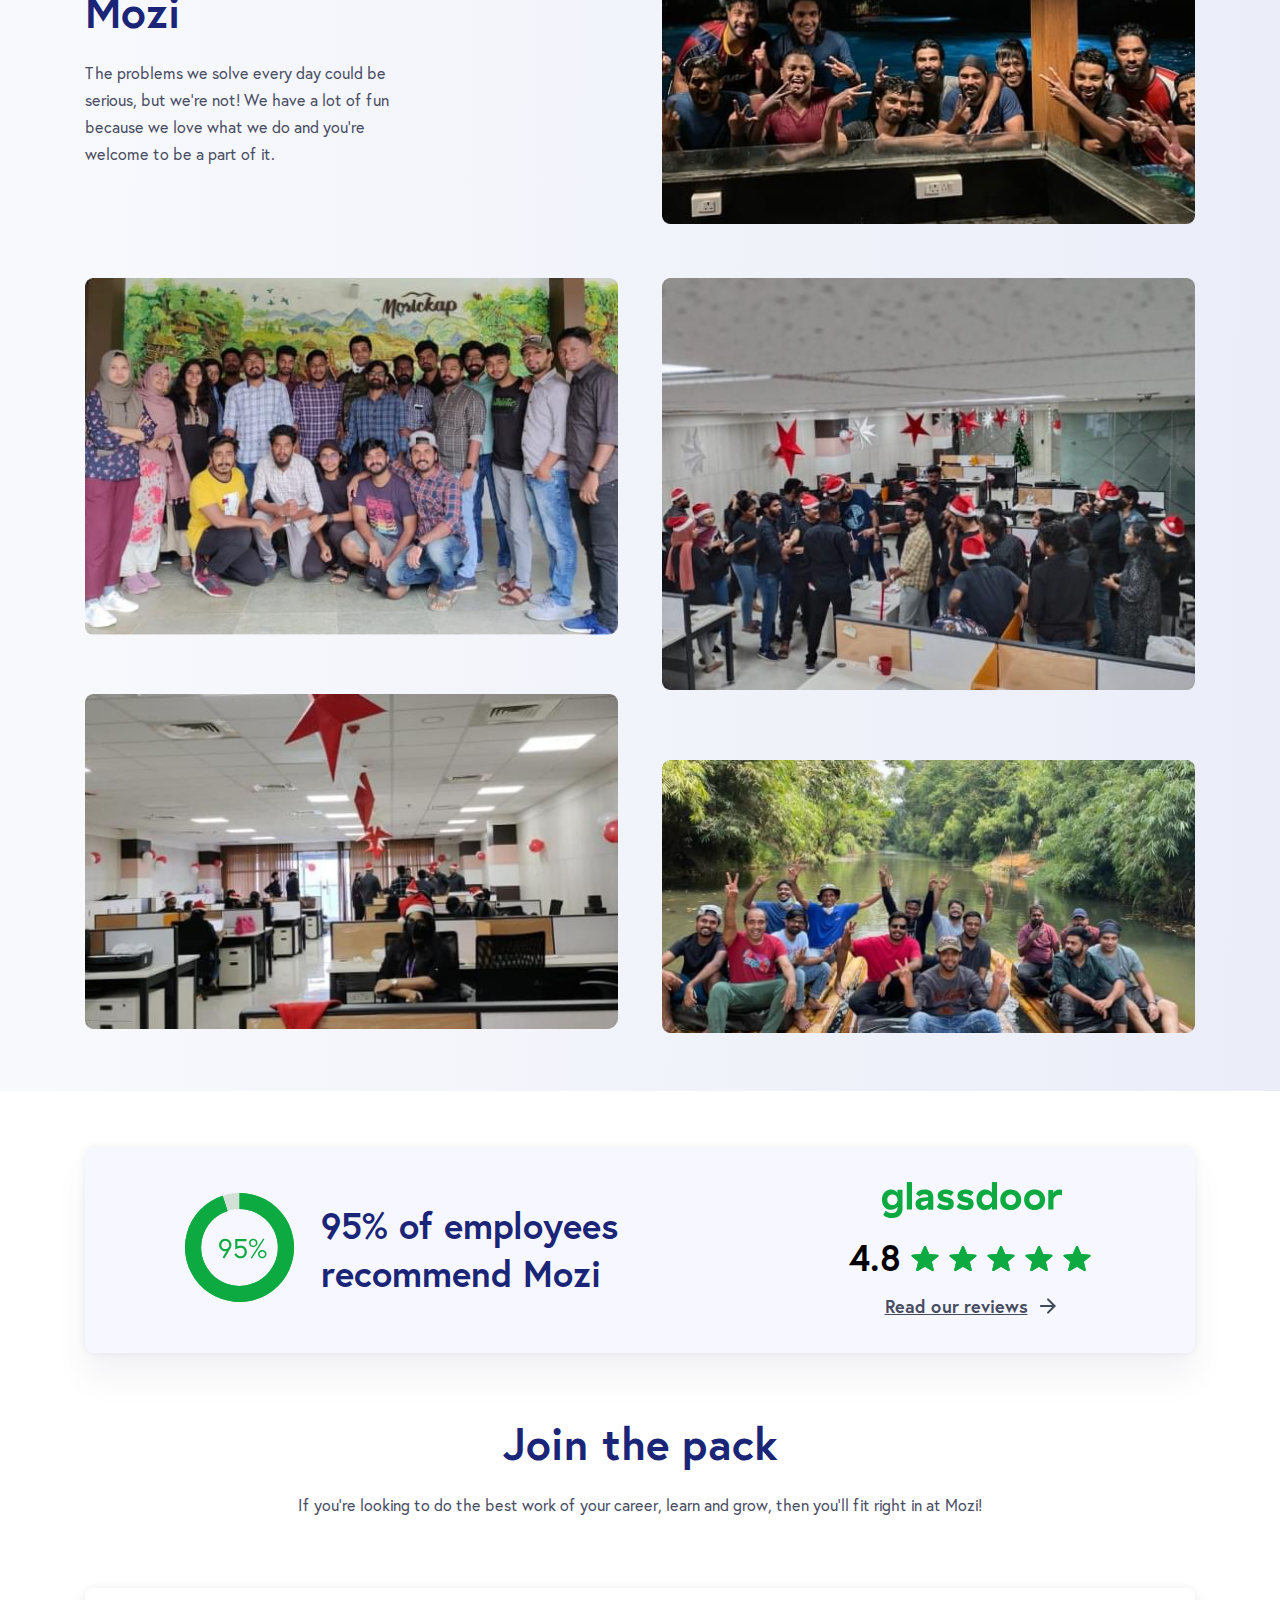
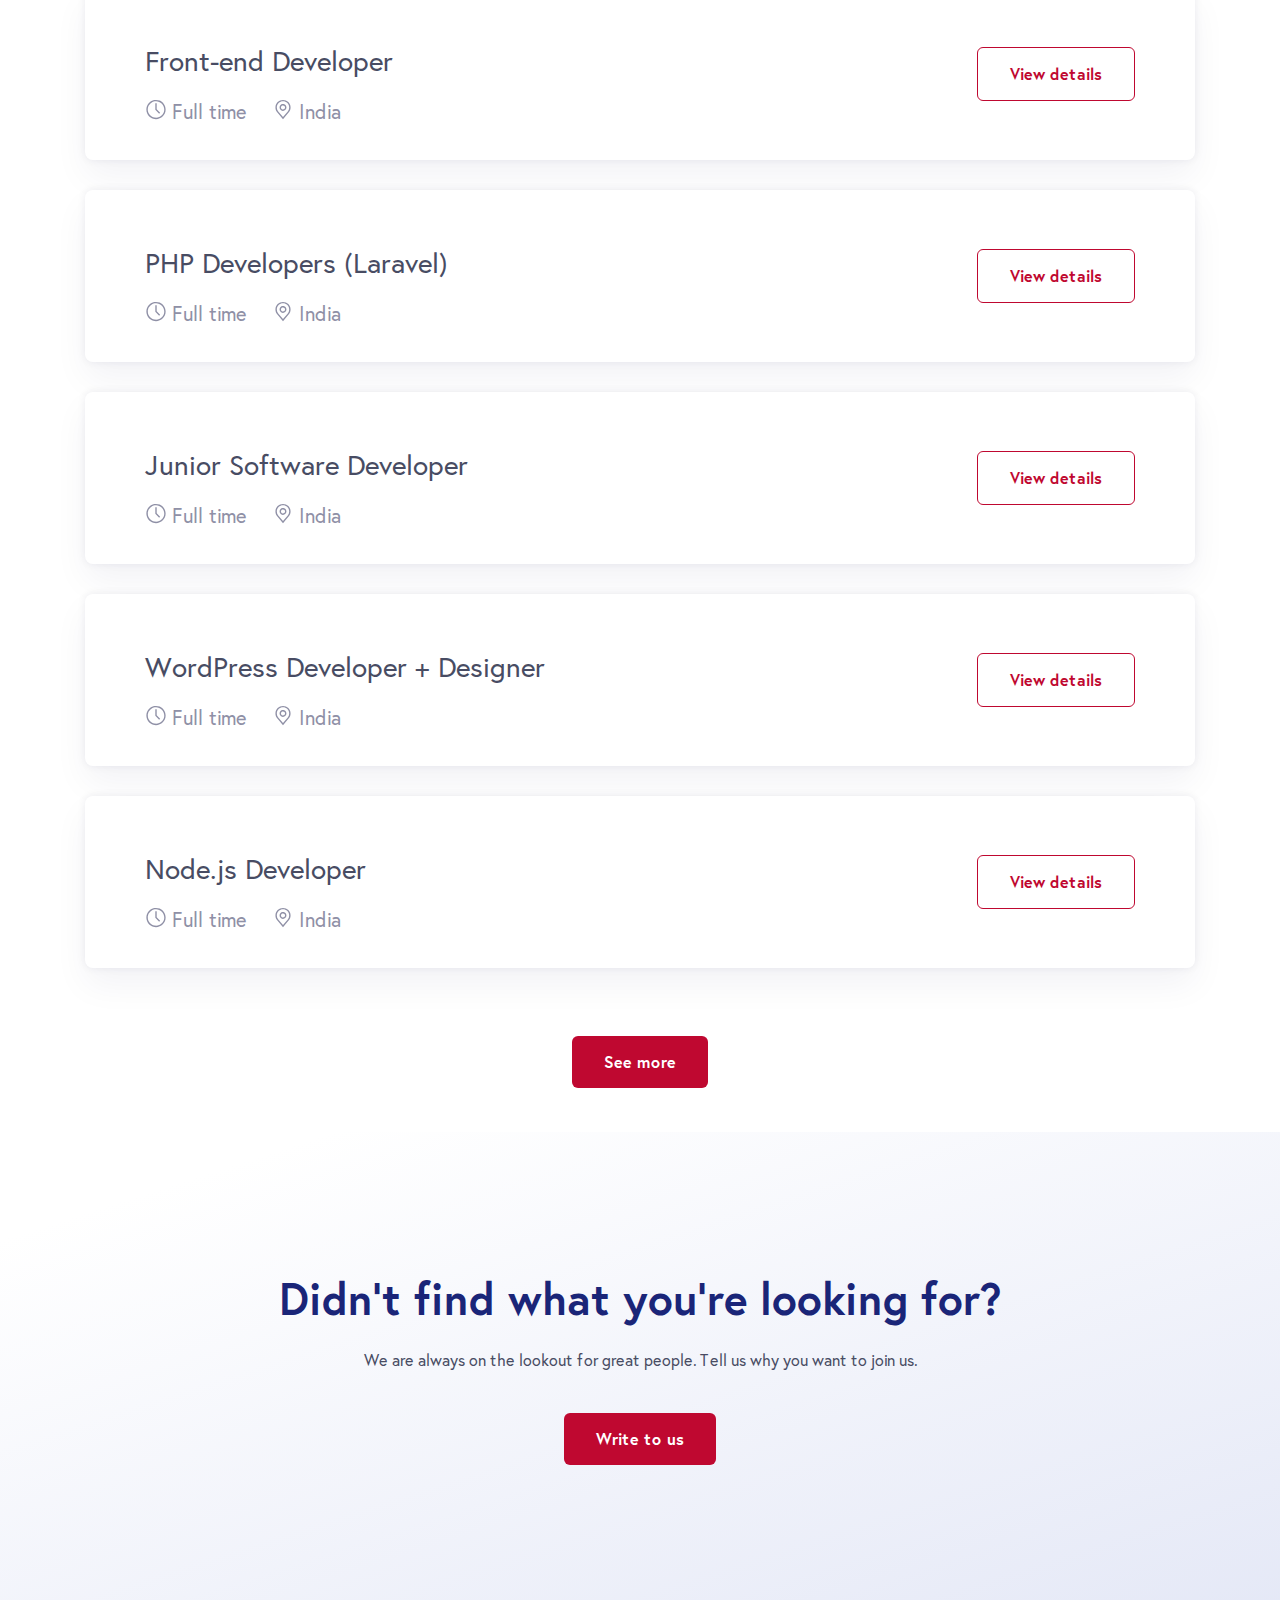
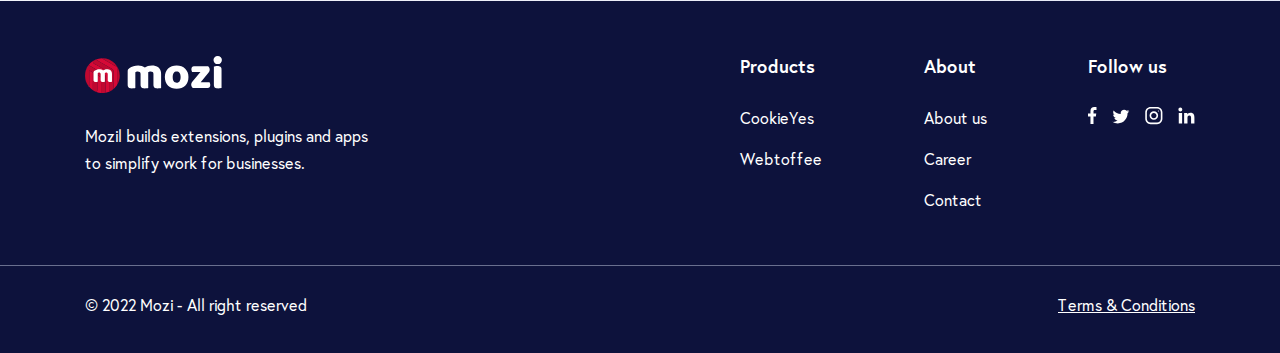
<file: career.html>
<!DOCTYPE html><html lang="en"><head><meta charset="UTF-8"><meta http-equiv="X-UA-Compatible" content="IE=edge"><meta name="viewport" content="width=device-width,initial-scale=1"><title>Mozy</title><link rel="icon" type="image/x-icon" href="icons/favicon.ico"><link rel="stylesheet" href="css/style.min.css"></head><body class="body__career"><div id="up" class="hero__wrapper"><!-- Header --><header class="header"><!-- NavBar --><nav><div class="container"><div class="navbar"><div class="logo"><a href="index.html"><img src="./icons/logo.svg" alt="logo"></a></div><ul class="menu"><li class="menu__item"><a href="products.html" class="menu__item-link">Products</a></li><li class="menu__item"><a href="about.html" class="menu__item-link">About us</a></li><li class="menu__item"><a href="career.html" class="menu__item-link">Career</a></li><li class="menu__item"><a href="contact.html" class="menu__item-link">Contact</a></li><li class="menu__item"><a href="#" class="btn menu__item-link">We’re hiring</a></li></ul><div class="hamburger"><span></span> <span></span> <span></span></div></div></div></nav></header><!-- Hero --><section class="section__hero section__career-main"><img class="hero__img" src="img/career/career-main.svg" alt="career-main"><div class="container"><div class="hero"><div class="hero__item"><h1 class="hero__item-title">Hey, we're looking for <span>Dreamers</span></h1><div class="hero__item-buttons"><a href="#" class="btn__outline hero__career-btn">View open roles</a></div></div></div></div></section></div><!-- Main Page --><main><section class="section section__culture section__culture-career"><div class="container"><div class="culture"><h3 class="section__title title__center">We offer nothing but the best</h3><h4 class="section__subtitle subtitle__center">We put our people first and have built a culture that brings the best out of everyone.</h4><div class="culture__items"><div class="culture__item"><div class="culture__item-header"><img src="img/career/1-flexibility.svg" alt="Flexiblility ico"><div class="culture__item-title">Flexiblility</div></div><div class="culture__item-subtitle">Be it in-office, WFH or a mix of both, do your best work from wherever you want, because we have a hybrid and flexible work culture.</div></div><div class="culture__item"><div class="culture__item-header"><img src="img/career/2-learning.svg" alt="Learning ico"><div class="culture__item-title">Learning</div></div><div class="culture__item-subtitle">We offer plenty of learning opportunities such as professional courses, guided learning and workshops to pick up new skills.</div></div><div class="culture__item"><div class="culture__item-header"><img src="img/career/3-wellbeing.svg" alt="Wellbeing ico"><div class="culture__item-title">Wellbeing</div></div><div class="culture__item-subtitle">We’ve got your wellbeing covered with medical insurance for employees and dependents, employee loans and paid parental leaves.</div></div><div class="culture__item"><div class="culture__item-header"><img src="img/career/4-perks.svg" alt="Perks ico"><div class="culture__item-title">Perks</div></div><div class="culture__item-subtitle">We provide great tech like Macbooks and work essentials. To top it, we have yearly company-wide retreats at the best locations!</div></div><div class="culture__item"><div class="culture__item-header"><img src="img/career/5-growth.svg" alt="Growth ico"><div class="culture__item-title">Growth</div></div><div class="culture__item-subtitle">Get the freedom to run your ideas, take up new job roles and collaborate across teams and chart your career.</div></div><div class="culture__item"><div class="culture__item-header"><img src="img/career/6-network.svg" alt="Network ico"><div class="culture__item-title">Network</div></div><div class="culture__item-subtitle">Build your network and rub shoulders with top teams from the biggest brands and startups in the world.</div></div></div></div></div></section><section class="section section__photos"><div class="container"><div class="photos"><div class="photos__item"><div class="photos__item-text"><h3 class="section__title photos__item-title">Life@ Mozi</h3><h4 class="section__subtitle">The problems we solve every day could be serious, but we’re not! We have a lot of fun because we love what we do and you’re welcome to be a part of it.</h4></div></div><div class="photos__item"><img src="img/career/photo1.jpg" alt="image" class="photo__img"></div><div class="photos__item"><img src="img/career/photo2.jpg" alt="image" class="photo__img"></div><div class="photos__item"><img src="img/career/photo3.jpg" alt="image" class="photo__img"></div><div class="photos__item"><img src="img/career/photo4.jpg" alt="image" class="photo__img"></div><div class="photos__item"><img src="img/career/photo5.jpg" alt="image" class="photo__img"></div></div></div></section><section class="section section__recommend"><div class="container"><div class="recommend"><div class="recommend__item first__item"><div class="recommend__item-img"><img src="./img/percent.svg" alt="percent"></div><div class="recommend__item-title">95% of employees recommend Mozi</div></div><div class="recommend__item second__item"><div class="recommend__item-subtitle"><img src="./img/glassdoor.svg" alt="glassdoor"></div><div class="recommend__item-rating"><div class="recommend__item-rating--num">4.8</div><div class="recommend__item-rating--stars"><img src="./img/star.svg" alt="star img"> <img src="./img/star.svg" alt="star img"> <img src="./img/star.svg" alt="star img"> <img src="./img/star.svg" alt="star img"> <img src="./img/star.svg" alt="star img"></div></div><a href="#" class="recommend__item-link">Read our reviews <svg width="24" height="24" viewBox="0 0 24 24" fill="none" xmlns="http://www.w3.org/2000/svg"><path fill-rule="evenodd" clip-rule="evenodd" d="M12.7053 19.2947C12.3158 19.6842 11.6842 19.6842 11.2947 19.2947V19.2947C10.9054 18.9054 10.9051 18.2743 11.2941 17.8847L16.17 13L5 13C4.44771 13 4 12.5523 4 12V12C4 11.4477 4.44771 11 5 11L16.17 11L11.2941 6.11531C10.9051 5.72568 10.9054 5.0946 11.2947 4.70531V4.70531C11.6842 4.31578 12.3158 4.31578 12.7053 4.70531L20 12L12.7053 19.2947Z" fill="#C2D1D9"/><mask id="mask0_1_258199" style="mask-type:alpha" maskUnits="userSpaceOnUse" x="4" y="4" width="16" height="16"><path fill-rule="evenodd" clip-rule="evenodd" d="M12.7053 19.2947C12.3158 19.6842 11.6842 19.6842 11.2947 19.2947C10.9054 18.9054 10.9051 18.2743 11.2941 17.8847L16.17 13L5 13C4.44771 13 4 12.5523 4 12C4 11.4477 4.44771 11 5 11L16.17 11L11.2941 6.11531C10.9051 5.72568 10.9054 5.0946 11.2947 4.70531C11.6842 4.31578 12.3158 4.31578 12.7053 4.70531L20 12L12.7053 19.2947Z" fill="white"/></mask><g mask="url(#mask0_1_258199)"><rect x="24" y="24" width="24" height="24" transform="rotate(180 24 24)" fill="#424B5A"/></g></svg></a></div></div></div></section><section class="section section__jobs"><div class="container"><h3 class="section__title title__center">Join the pack</h3><h4 class="section__subtitle subtitle__center">If you’re looking to do the best work of your career, learn and grow, then you’ll fit right in at Mozi!</h4><div class="jobs"><div class="jobs__item"><div class="jobs__item-info"><div class="jobs__item-info--item"><div class="jobs__title">Front-end Developer</div></div><div class="jobs__item-info--item"><div class="jobs__info"><div class="jobs__info-item"><div class="jobs__info-icon"><img src="./icons/jobs-ico1.svg" alt="ico"></div><div class="jobs__info-text">Full time</div></div></div><div class="jobs__info"><div class="jobs__info-item"><div class="jobs__info-icon"><img src="./icons/jobs-ico2.svg" alt="ico"></div><div class="jobs__info-text">India</div></div></div></div></div><div class="jobs__item-btn"><a href="#" class="btn__outline jobs__btn">View details</a></div></div><div class="jobs__item"><div class="jobs__item-info"><div class="jobs__item-info--item"><div class="jobs__title">PHP Developers (Laravel)</div></div><div class="jobs__item-info--item"><div class="jobs__info"><div class="jobs__info-item"><div class="jobs__info-icon"><img src="./icons/jobs-ico1.svg" alt="ico"></div><div class="jobs__info-text">Full time</div></div></div><div class="jobs__info"><div class="jobs__info-item"><div class="jobs__info-icon"><img src="./icons/jobs-ico2.svg" alt="ico"></div><div class="jobs__info-text">India</div></div></div></div></div><div class="jobs__item-btn"><a href="#" class="btn__outline jobs__btn">View details</a></div></div><div class="jobs__item"><div class="jobs__item-info"><div class="jobs__item-info--item"><div class="jobs__title">Junior Software Developer</div></div><div class="jobs__item-info--item"><div class="jobs__info"><div class="jobs__info-item"><div class="jobs__info-icon"><img src="./icons/jobs-ico1.svg" alt="ico"></div><div class="jobs__info-text">Full time</div></div></div><div class="jobs__info"><div class="jobs__info-item"><div class="jobs__info-icon"><img src="./icons/jobs-ico2.svg" alt="ico"></div><div class="jobs__info-text">India</div></div></div></div></div><div class="jobs__item-btn"><a href="#" class="btn__outline jobs__btn">View details</a></div></div><div class="jobs__item"><div class="jobs__item-info"><div class="jobs__item-info--item"><div class="jobs__title">WordPress Developer + Designer</div></div><div class="jobs__item-info--item"><div class="jobs__info"><div class="jobs__info-item"><div class="jobs__info-icon"><img src="./icons/jobs-ico1.svg" alt="ico"></div><div class="jobs__info-text">Full time</div></div></div><div class="jobs__info"><div class="jobs__info-item"><div class="jobs__info-icon"><img src="./icons/jobs-ico2.svg" alt="ico"></div><div class="jobs__info-text">India</div></div></div></div></div><div class="jobs__item-btn"><a href="#" class="btn__outline jobs__btn">View details</a></div></div><div class="jobs__item"><div class="jobs__item-info"><div class="jobs__item-info--item"><div class="jobs__title">Node.js Developer</div></div><div class="jobs__item-info--item"><div class="jobs__info"><div class="jobs__info-item"><div class="jobs__info-icon"><img src="./icons/jobs-ico1.svg" alt="ico"></div><div class="jobs__info-text">Full time</div></div></div><div class="jobs__info"><div class="jobs__info-item"><div class="jobs__info-icon"><img src="./icons/jobs-ico2.svg" alt="ico"></div><div class="jobs__info-text">India</div></div></div></div></div><div class="jobs__item-btn"><a href="#" class="btn__outline jobs__btn">View details</a></div></div></div><div class="more__btn"><a href="#" class="btn jobs__button">See more</a></div></div></section><section class="section section__question section__question-career"><div class="container"><div class="question question-career"><h3 class="section__title title__center">Didn’t find what you’re looking for?</h3><h4 class="section__subtitle subtitle__center">We are always on the lookout for great people. Tell us why you want to join us.</h4><div class="question__buttons"><a href="#" class="btn question__btn">Write to us</a></div></div></div></section></main><footer><div class="container"><div class="footer"><div class="footer__item"><a href="#" class="footer__logo"><img src="icons/footer_logo.svg" alt="logo"></a><p class="footer__text">Mozil builds extensions, plugins and apps to simplify work for businesses.</p></div><div class="footer__item"><div class="footer__lists"><div class="footer__lists-item"><div class="footer__list-title">Products</div><ul class="footer__list"><li class="footer__list-item"><a href="#" class="footer__list-item-link">CookieYes</a></li><li class="footer__list-item"><a href="#" class="footer__list-item-link">Webtoffee</a></li></ul></div><div class="footer__lists-item"><div class="footer__list-title">About</div><ul class="footer__list"><li class="footer__list-item"><a href="#" class="footer__list-item-link">About us</a></li><li class="footer__list-item"><a href="#" class="footer__list-item-link">Career</a></li><li class="footer__list-item"><a href="#" class="footer__list-item-link">Contact</a></li></ul></div><div class="footer__lists-item"><div class="footer__list-title">Follow us</div><ul class="footer__social"><li class="footer__social-item"><a href="#" class="footer__social-link"><svg width="9" height="18" viewBox="0 0 9 18" fill="none" xmlns="http://www.w3.org/2000/svg"><path d="M6.95282 2.89077H8.50569V0.186185C8.23779 0.14933 7.31641 0.0664062 6.24337 0.0664062C4.00443 0.0664062 2.4707 1.47469 2.4707 4.06304V6.44514H0V9.46867H2.4707V17.0764H5.49989V9.46937H7.87065L8.247 6.44585H5.49918V4.36284C5.49989 3.48895 5.73519 2.89077 6.95282 2.89077Z" fill="white"/></svg></a></li><li class="footer__social-item"><a href="#" class="footer__social-link"><svg width="18" height="15" viewBox="0 0 18 15" fill="none" xmlns="http://www.w3.org/2000/svg"><path d="M17.2678 2.37425C16.6444 2.64768 15.9802 2.82892 15.2878 2.91692C16.0001 2.49158 16.5439 1.8232 16.7995 1.01758C16.1353 1.41358 15.402 1.6933 14.6204 1.84939C13.9898 1.17787 13.0909 0.761963 12.1103 0.761963C10.2079 0.761963 8.67624 2.30615 8.67624 4.1992C8.67624 4.47158 8.69929 4.73349 8.75586 4.98282C5.899 4.84349 3.3711 3.47425 1.67291 1.38844C1.37643 1.90282 1.20253 2.49158 1.20253 3.12539C1.20253 4.31549 1.81538 5.37044 2.72891 5.9812C2.17681 5.97073 1.63519 5.81044 1.17634 5.55796C1.17634 5.56844 1.17634 5.58206 1.17634 5.59568C1.17634 7.26558 2.36748 8.65263 3.92948 8.97215C3.64976 9.04863 3.34491 9.0853 3.02853 9.0853C2.80853 9.0853 2.58643 9.07272 2.37795 9.02663C2.82319 10.3875 4.08662 11.388 5.58891 11.4204C4.41976 12.335 2.93529 12.8861 1.32824 12.8861C1.04643 12.8861 0.776145 12.8735 0.505859 12.8389C2.02805 13.8205 3.83205 14.381 5.77748 14.381C12.1009 14.381 15.558 9.14292 15.558 4.60253C15.558 4.45063 15.5528 4.30396 15.5455 4.15834C16.2275 3.67434 16.8005 3.06987 17.2678 2.37425Z" fill="white"/></svg></a></li><li class="footer__social-item"><a href="#" class="footer__social-link"><svg width="18" height="18" viewBox="0 0 18 18" fill="none" xmlns="http://www.w3.org/2000/svg"><path fill-rule="evenodd" clip-rule="evenodd" d="M5.62472 0H12.0533C15.0115 0 17.4104 2.39893 17.4104 5.35714V11.7857C17.4104 14.7439 15.0115 17.1429 12.0533 17.1429H5.62472C2.66651 17.1429 0.267578 14.7439 0.267578 11.7857V5.35714C0.267578 2.39893 2.66651 0 5.62472 0ZM12.0531 15.5357C14.1209 15.5357 15.8031 13.8536 15.8031 11.7857V5.35718C15.8031 3.28932 14.1209 1.60718 12.0531 1.60718H5.62451C3.55665 1.60718 1.87451 3.28932 1.87451 5.35718V11.7857C1.87451 13.8536 3.55665 15.5357 5.62451 15.5357H12.0531Z" fill="white"/><path fill-rule="evenodd" clip-rule="evenodd" d="M4.55273 8.5716C4.55273 6.20482 6.47166 4.28589 8.83845 4.28589C11.2052 4.28589 13.1242 6.20482 13.1242 8.5716C13.1242 10.9384 11.2052 12.8573 8.83845 12.8573C6.47166 12.8573 4.55273 10.9384 4.55273 8.5716ZM6.15967 8.57164C6.15967 10.0481 7.36181 11.2502 8.83824 11.2502C10.3147 11.2502 11.5168 10.0481 11.5168 8.57164C11.5168 7.09414 10.3147 5.89307 8.83824 5.89307C7.36181 5.89307 6.15967 7.09414 6.15967 8.57164Z" fill="white"/><circle cx="13.4461" cy="3.96414" r="0.571071" fill="white"/></svg></a></li><li class="footer__social-item"><a href="#" class="footer__social-link"><svg width="17" height="17" viewBox="0 0 17 17" fill="none" xmlns="http://www.w3.org/2000/svg"><path d="M4.01709 16.5715H0.780099V5.93569H4.10958V16.5715H4.01709ZM2.35236 4.45592C1.33501 4.45592 0.410156 3.62356 0.410156 2.51373C0.410156 1.49639 1.24253 0.571533 2.35236 0.571533C3.36969 0.571533 4.29454 1.4039 4.29454 2.51373C4.29454 3.62356 3.46218 4.45592 2.35236 4.45592ZM16.4102 16.5715H13.0807V11.3923C13.0807 10.19 13.0807 8.61777 11.4159 8.61777C9.65872 8.61777 9.47374 9.91257 9.47374 11.2999V16.5715H6.14426V5.93569H9.28877V7.41547C9.7512 6.58309 10.7685 5.75072 12.4333 5.75072C15.7628 5.75072 16.4102 7.97037 16.4102 10.8374V16.5715Z" fill="white"/></svg></a></li></ul></div></div></div></div></div><div class="footer__copyright"><div class="container"><div class="footer__copy"><div class="footer__copy-item">© 2022 Mozi - All right reserved</div><div class="footer__copy-item"><a href="#">Terms & Conditions</a></div></div></div></div></footer><!-- Кнопка-ссылка скролла вверх --> <a class="pageup" href="#up"><img src="icons/circle-chevron-up-solid.svg" alt="Page Up Ico"></a></body><!-- подключаем JS библиотеку свайпера --><script src="js/swiper-bundle.min.js"></script><!-- подключаем свой собственный JS скрипт-файл --><script src="js/main.js"></script></html>
</file>
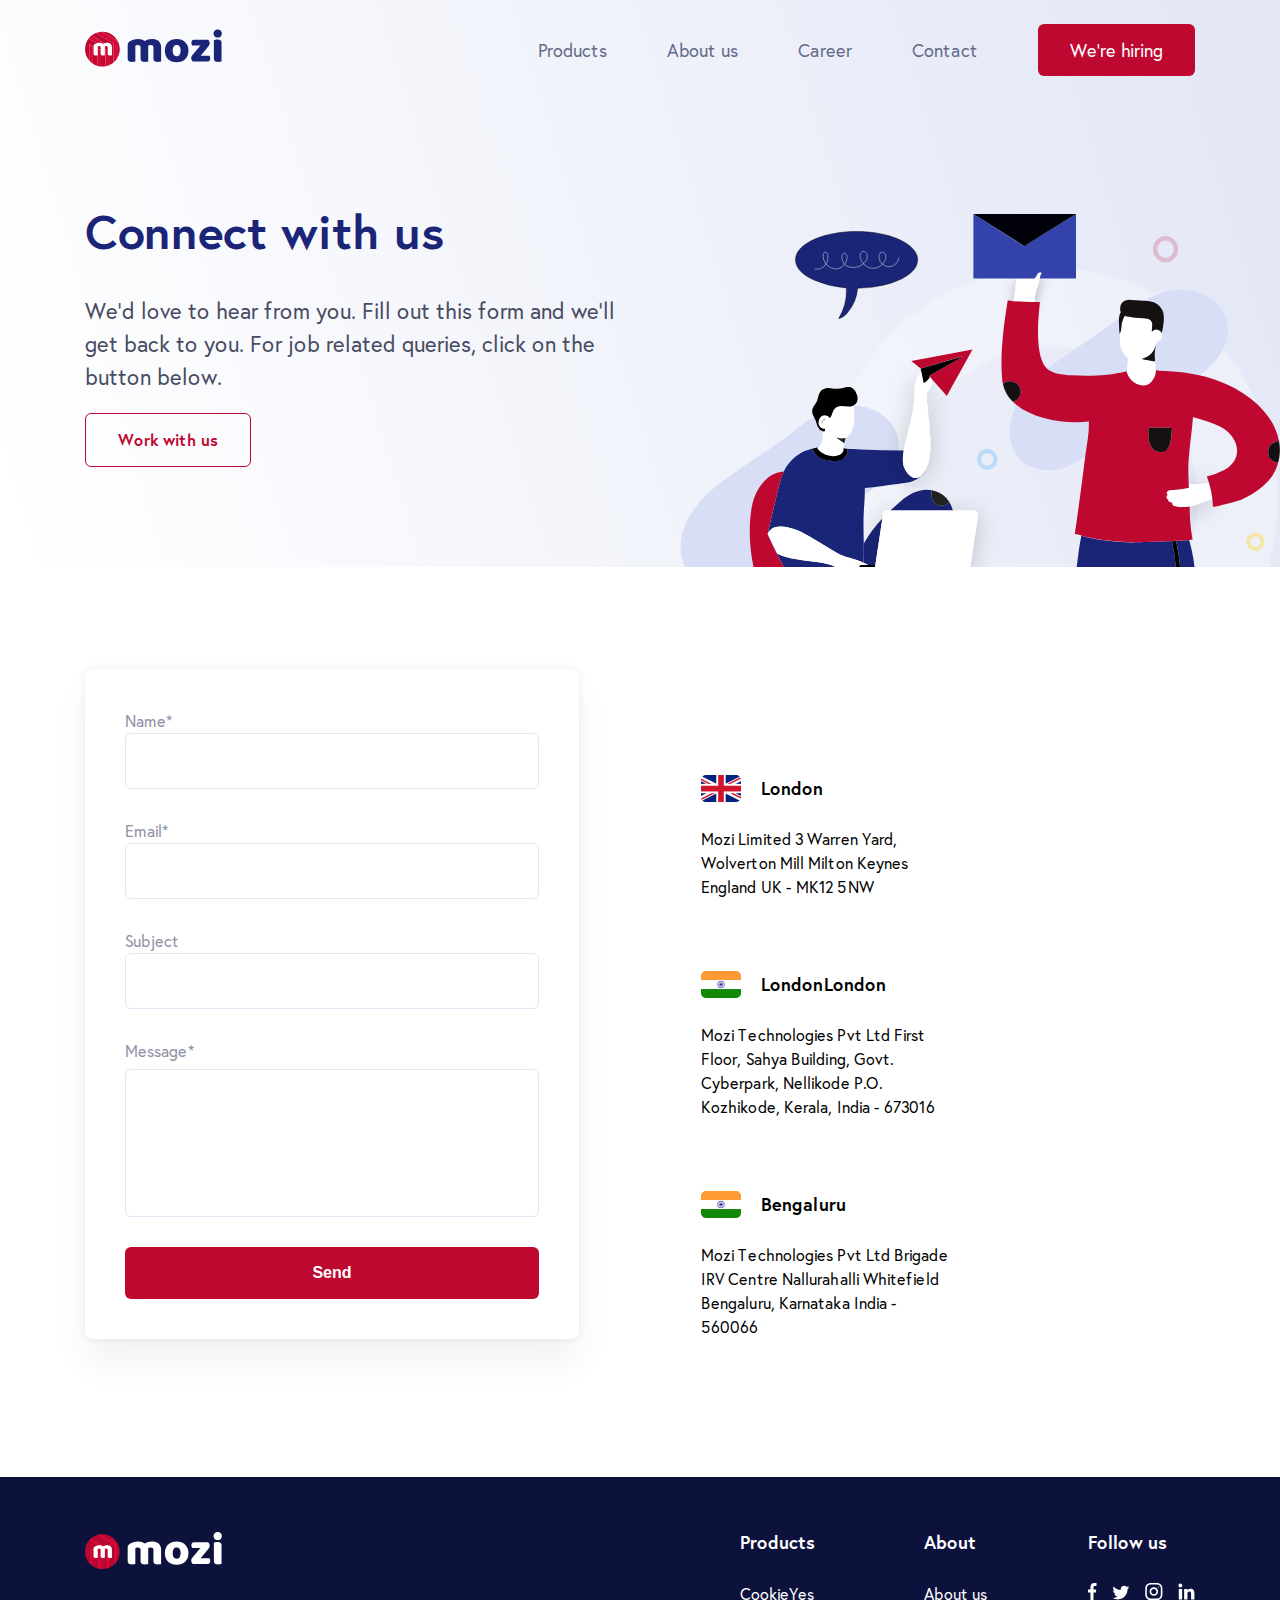
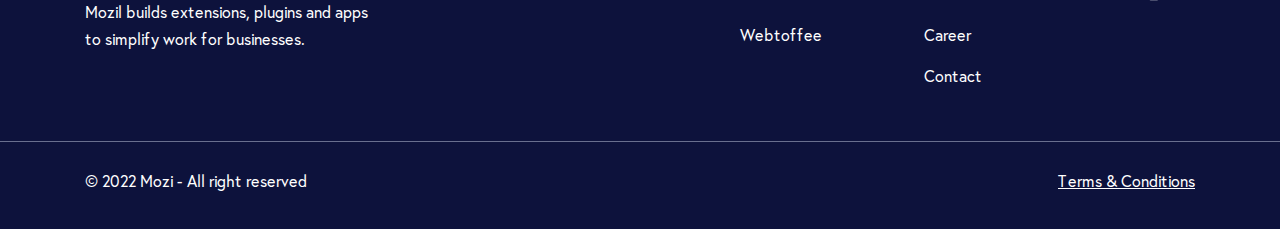
<file: contact.html>
<!DOCTYPE html><html lang="en"><head><meta charset="UTF-8"><meta http-equiv="X-UA-Compatible" content="IE=edge"><meta name="viewport" content="width=device-width,initial-scale=1"><title>Mozy</title><link rel="icon" type="image/x-icon" href="icons/favicon.ico"><link rel="stylesheet" href="css/style.min.css"></head><body class="body__about"><div id="up" class="hero__wrapper"><!-- Header --><header class="header"><!-- NavBar --><nav><div class="container"><div class="navbar"><div class="logo"><a href="index.html"><img src="./icons/logo.svg" alt="logo"></a></div><ul class="menu"><li class="menu__item"><a href="products.html" class="menu__item-link">Products</a></li><li class="menu__item"><a href="about.html" class="menu__item-link">About us</a></li><li class="menu__item"><a href="career.html" class="menu__item-link">Career</a></li><li class="menu__item"><a href="contact.html" class="menu__item-link">Contact</a></li><li class="menu__item"><a href="#" class="btn menu__item-link">We’re hiring</a></li></ul><div class="hamburger"><span></span> <span></span> <span></span></div></div></div></nav></header><!-- Hero --><section class="section__hero section__career-main"><img class="hero__img" src="./img/contacts/contacts-main.svg" alt="contacts-main"><div class="container"><div class="hero"><div class="hero__item"><h1 class="hero__item-title">Connect with us</h1><h2 class="hero__item-text">We’d love to hear from you. Fill out this form and we’ll get back to you. For job related queries, click on the button below.</h2><div class="hero__item-buttons"><a href="#" class="btn__outline hero__career-btn">Work with us</a></div></div></div></div></section></div><!-- Main Page --><main><section class="section section__contacts"><div class="container"><div class="contacts"><div class="contacts__item"><form action="#" class="contacts__form"><label class="contacts__form-label">Name* <input type="text" class="contacts__form-input" required></label> <label class="contacts__form-label">Email* <input type="text" class="contacts__form-input" required></label> <label class="contacts__form-label">Subject <input type="text" class="contacts__form-input"></label> <label class="contacts__form-label">Message* <textarea class="contacts__form-textarea"></textarea></label> <button type="submit" class="btn form__btn">Send</button></form></div><div class="contacts__item"><div class="contacts__places"><div class="contacts__place"><div class="contacts__place-title"><img src="./img/contacts/uk-flag.png" alt="flag"> London</div><div class="contacts__place-location">Mozi Limited 3 Warren Yard, Wolverton Mill Milton Keynes England UK - MK12 5NW</div></div><div class="contacts__place"><div class="contacts__place-title"><img src="./img/contacts/indian-flag.png" alt="flag"> LondonLondon</div><div class="contacts__place-location">Mozi Technologies Pvt Ltd First Floor, Sahya Building, Govt. Cyberpark, Nellikode P.O. Kozhikode, Kerala, India - 673016</div></div><div class="contacts__place"><div class="contacts__place-title"><img src="./img/contacts/indian-flag.png" alt="flag"> Bengaluru</div><div class="contacts__place-location">Mozi Technologies Pvt Ltd Brigade IRV Centre Nallurahalli Whitefield Bengaluru, Karnataka India - 560066</div></div></div></div></div></div></section></main><footer><div class="container"><div class="footer"><div class="footer__item"><a href="#" class="footer__logo"><img src="icons/footer_logo.svg" alt="logo"></a><p class="footer__text">Mozil builds extensions, plugins and apps to simplify work for businesses.</p></div><div class="footer__item"><div class="footer__lists"><div class="footer__lists-item"><div class="footer__list-title">Products</div><ul class="footer__list"><li class="footer__list-item"><a href="#" class="footer__list-item-link">CookieYes</a></li><li class="footer__list-item"><a href="#" class="footer__list-item-link">Webtoffee</a></li></ul></div><div class="footer__lists-item"><div class="footer__list-title">About</div><ul class="footer__list"><li class="footer__list-item"><a href="#" class="footer__list-item-link">About us</a></li><li class="footer__list-item"><a href="#" class="footer__list-item-link">Career</a></li><li class="footer__list-item"><a href="#" class="footer__list-item-link">Contact</a></li></ul></div><div class="footer__lists-item"><div class="footer__list-title">Follow us</div><ul class="footer__social"><li class="footer__social-item"><a href="#" class="footer__social-link"><svg width="9" height="18" viewBox="0 0 9 18" fill="none" xmlns="http://www.w3.org/2000/svg"><path d="M6.95282 2.89077H8.50569V0.186185C8.23779 0.14933 7.31641 0.0664062 6.24337 0.0664062C4.00443 0.0664062 2.4707 1.47469 2.4707 4.06304V6.44514H0V9.46867H2.4707V17.0764H5.49989V9.46937H7.87065L8.247 6.44585H5.49918V4.36284C5.49989 3.48895 5.73519 2.89077 6.95282 2.89077Z" fill="white"/></svg></a></li><li class="footer__social-item"><a href="#" class="footer__social-link"><svg width="18" height="15" viewBox="0 0 18 15" fill="none" xmlns="http://www.w3.org/2000/svg"><path d="M17.2678 2.37425C16.6444 2.64768 15.9802 2.82892 15.2878 2.91692C16.0001 2.49158 16.5439 1.8232 16.7995 1.01758C16.1353 1.41358 15.402 1.6933 14.6204 1.84939C13.9898 1.17787 13.0909 0.761963 12.1103 0.761963C10.2079 0.761963 8.67624 2.30615 8.67624 4.1992C8.67624 4.47158 8.69929 4.73349 8.75586 4.98282C5.899 4.84349 3.3711 3.47425 1.67291 1.38844C1.37643 1.90282 1.20253 2.49158 1.20253 3.12539C1.20253 4.31549 1.81538 5.37044 2.72891 5.9812C2.17681 5.97073 1.63519 5.81044 1.17634 5.55796C1.17634 5.56844 1.17634 5.58206 1.17634 5.59568C1.17634 7.26558 2.36748 8.65263 3.92948 8.97215C3.64976 9.04863 3.34491 9.0853 3.02853 9.0853C2.80853 9.0853 2.58643 9.07272 2.37795 9.02663C2.82319 10.3875 4.08662 11.388 5.58891 11.4204C4.41976 12.335 2.93529 12.8861 1.32824 12.8861C1.04643 12.8861 0.776145 12.8735 0.505859 12.8389C2.02805 13.8205 3.83205 14.381 5.77748 14.381C12.1009 14.381 15.558 9.14292 15.558 4.60253C15.558 4.45063 15.5528 4.30396 15.5455 4.15834C16.2275 3.67434 16.8005 3.06987 17.2678 2.37425Z" fill="white"/></svg></a></li><li class="footer__social-item"><a href="#" class="footer__social-link"><svg width="18" height="18" viewBox="0 0 18 18" fill="none" xmlns="http://www.w3.org/2000/svg"><path fill-rule="evenodd" clip-rule="evenodd" d="M5.62472 0H12.0533C15.0115 0 17.4104 2.39893 17.4104 5.35714V11.7857C17.4104 14.7439 15.0115 17.1429 12.0533 17.1429H5.62472C2.66651 17.1429 0.267578 14.7439 0.267578 11.7857V5.35714C0.267578 2.39893 2.66651 0 5.62472 0ZM12.0531 15.5357C14.1209 15.5357 15.8031 13.8536 15.8031 11.7857V5.35718C15.8031 3.28932 14.1209 1.60718 12.0531 1.60718H5.62451C3.55665 1.60718 1.87451 3.28932 1.87451 5.35718V11.7857C1.87451 13.8536 3.55665 15.5357 5.62451 15.5357H12.0531Z" fill="white"/><path fill-rule="evenodd" clip-rule="evenodd" d="M4.55273 8.5716C4.55273 6.20482 6.47166 4.28589 8.83845 4.28589C11.2052 4.28589 13.1242 6.20482 13.1242 8.5716C13.1242 10.9384 11.2052 12.8573 8.83845 12.8573C6.47166 12.8573 4.55273 10.9384 4.55273 8.5716ZM6.15967 8.57164C6.15967 10.0481 7.36181 11.2502 8.83824 11.2502C10.3147 11.2502 11.5168 10.0481 11.5168 8.57164C11.5168 7.09414 10.3147 5.89307 8.83824 5.89307C7.36181 5.89307 6.15967 7.09414 6.15967 8.57164Z" fill="white"/><circle cx="13.4461" cy="3.96414" r="0.571071" fill="white"/></svg></a></li><li class="footer__social-item"><a href="#" class="footer__social-link"><svg width="17" height="17" viewBox="0 0 17 17" fill="none" xmlns="http://www.w3.org/2000/svg"><path d="M4.01709 16.5715H0.780099V5.93569H4.10958V16.5715H4.01709ZM2.35236 4.45592C1.33501 4.45592 0.410156 3.62356 0.410156 2.51373C0.410156 1.49639 1.24253 0.571533 2.35236 0.571533C3.36969 0.571533 4.29454 1.4039 4.29454 2.51373C4.29454 3.62356 3.46218 4.45592 2.35236 4.45592ZM16.4102 16.5715H13.0807V11.3923C13.0807 10.19 13.0807 8.61777 11.4159 8.61777C9.65872 8.61777 9.47374 9.91257 9.47374 11.2999V16.5715H6.14426V5.93569H9.28877V7.41547C9.7512 6.58309 10.7685 5.75072 12.4333 5.75072C15.7628 5.75072 16.4102 7.97037 16.4102 10.8374V16.5715Z" fill="white"/></svg></a></li></ul></div></div></div></div></div><div class="footer__copyright"><div class="container"><div class="footer__copy"><div class="footer__copy-item">© 2022 Mozi - All right reserved</div><div class="footer__copy-item"><a href="#">Terms & Conditions</a></div></div></div></div></footer><!-- Кнопка-ссылка скролла вверх --> <a class="pageup" href="#up"><img src="icons/circle-chevron-up-solid.svg" alt="Page Up Ico"></a></body><!-- подключаем JS библиотеку свайпера --><script src="js/swiper-bundle.min.js"></script><!-- подключаем свой собственный JS скрипт-файл --><script src="js/main.js"></script></html>
</file>
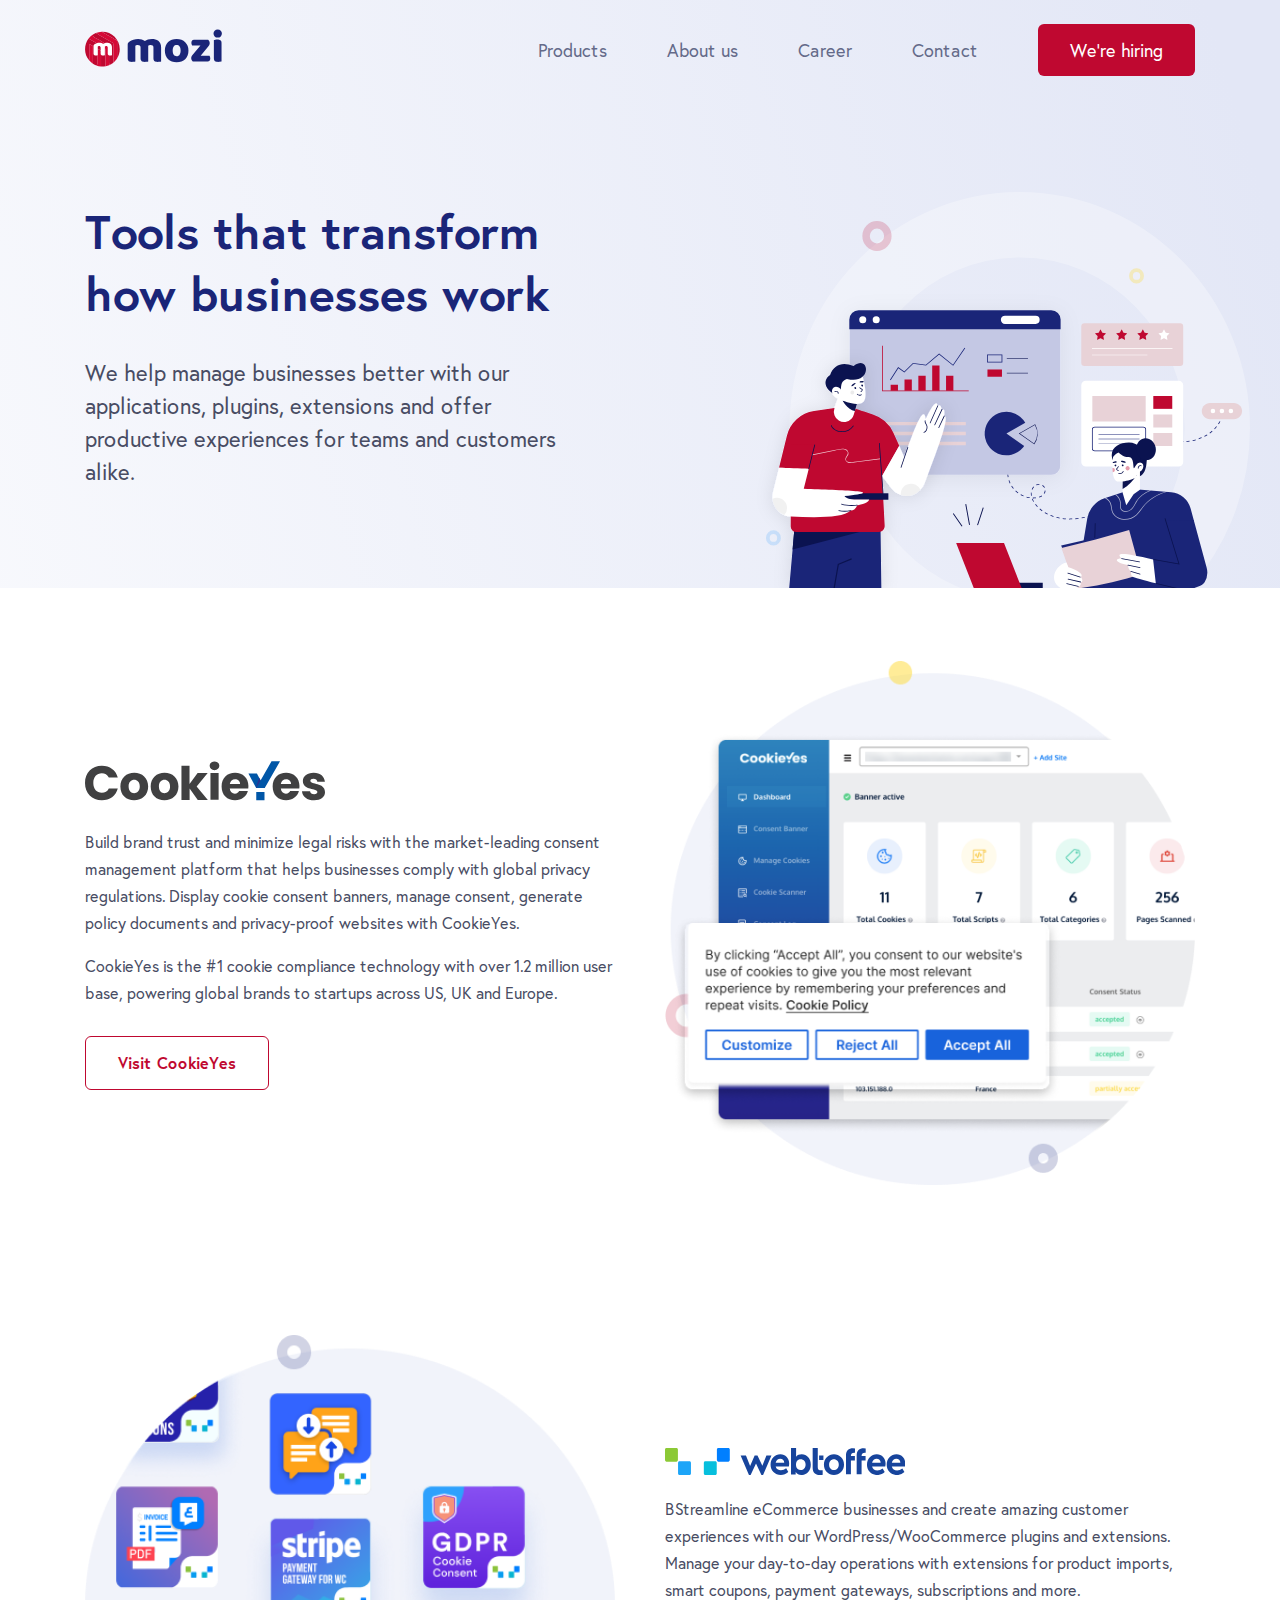
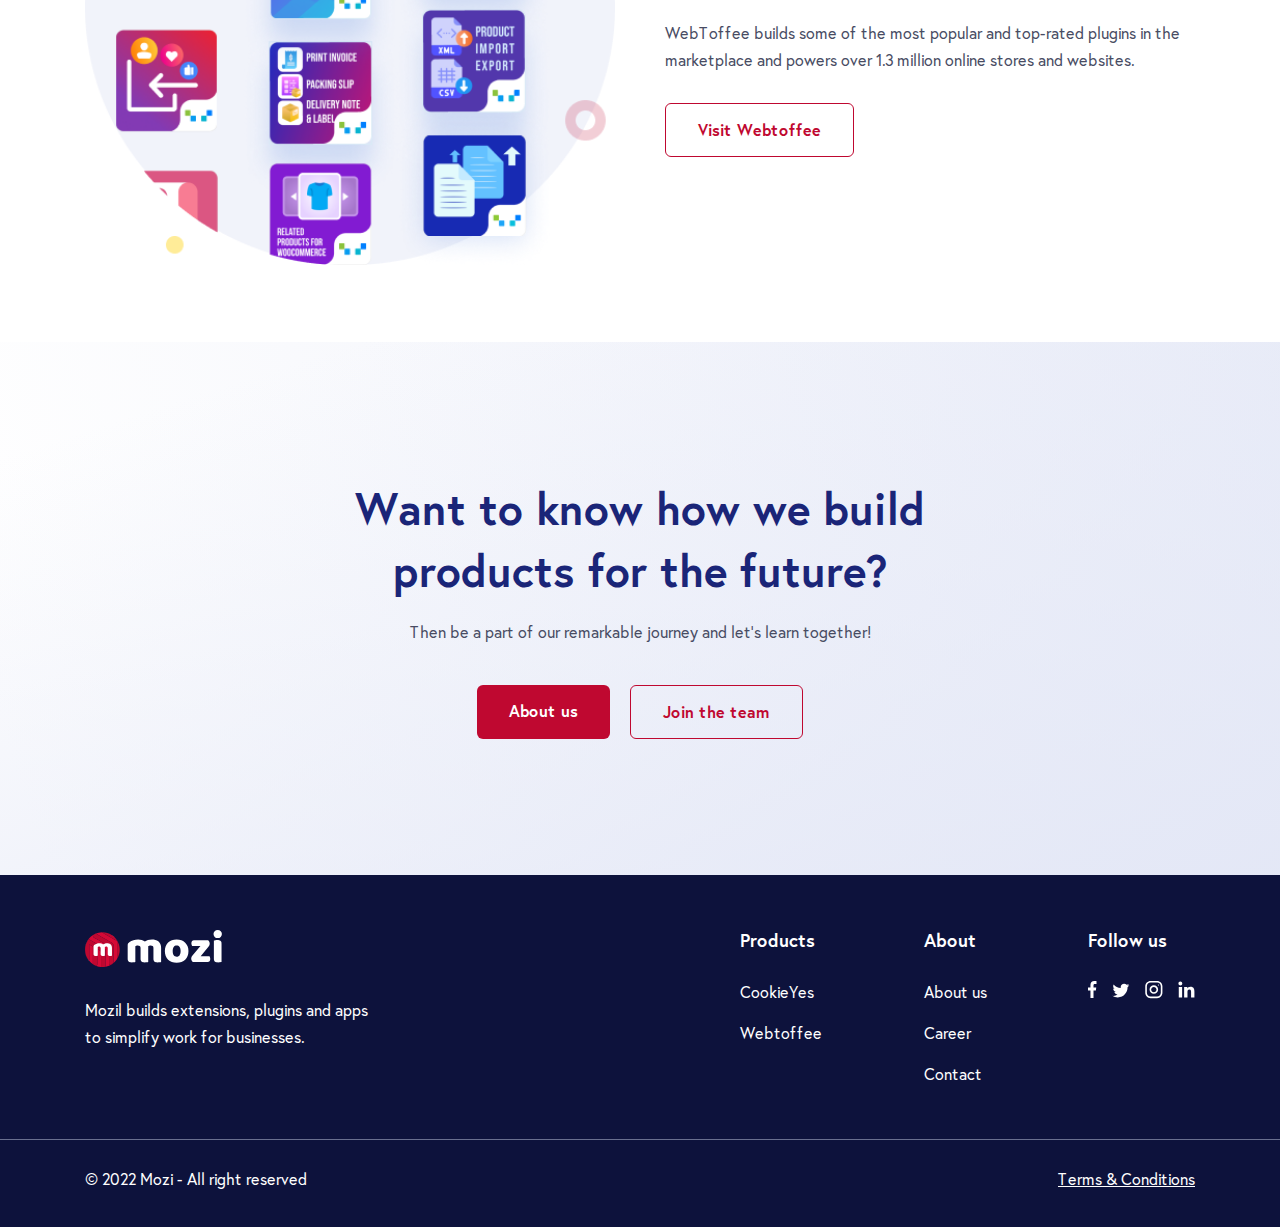
<file: products.html>
<!DOCTYPE html><html lang="en"><head><meta charset="UTF-8"><meta http-equiv="X-UA-Compatible" content="IE=edge"><meta name="viewport" content="width=device-width,initial-scale=1"><title>Mozy</title><link rel="icon" type="image/x-icon" href="icons/favicon.ico"><link rel="stylesheet" href="css/style.min.css"></head><body class="body__products"><div id="up" class="hero__wrapper"><!-- Header --><header class="header"><!-- NavBar --><nav><div class="container"><div class="navbar"><div class="logo"><a href="index.html"><img src="./icons/logo.svg" alt="logo"></a></div><ul class="menu"><li class="menu__item"><a href="products.html" class="menu__item-link">Products</a></li><li class="menu__item"><a href="about.html" class="menu__item-link">About us</a></li><li class="menu__item"><a href="career.html" class="menu__item-link">Career</a></li><li class="menu__item"><a href="contact.html" class="menu__item-link">Contact</a></li><li class="menu__item"><a href="#" class="btn menu__item-link">We’re hiring</a></li></ul><div class="hamburger"><span></span> <span></span> <span></span></div></div></div></nav></header><!-- Hero --><section class="section__hero section__hero-products"><img class="hero__img" src="img/products/products-main.svg" alt="hero-main"><div class="container"><div class="hero"><div class="hero__item"><h1 class="hero__item-title">Tools that transform how businesses work</h1><h2 class="hero__item-text">We help manage businesses better with our applications, plugins, extensions and offer productive experiences for teams and customers alike.</h2></div></div></div></section><section class="section section__info section__info-products"><div class="container"><div class="info"><div class="info__item"><div class="info__logo1"><img src="img/products/info__logo1.svg" alt="info item logo"></div><h4 class="section__subtitle">Build brand trust and minimize legal risks with the market-leading consent management platform that helps businesses comply with global privacy regulations. Display cookie consent banners, manage consent, generate policy documents and privacy-proof websites with CookieYes.</h4><h4 class="section__subtitle">CookieYes is the #1 cookie compliance technology with over 1.2 million user base, powering global brands to startups across US, UK and Europe.</h4><a href="#" class="btn__outline info__btn">Visit CookieYes</a></div><div class="info__item info__item-products"><img src="img/products/info__item1.png" alt="info"></div></div></div></section><section class="section section__info section__info-products"><div class="container"><div class="info info__reverse"><div class="info__item"><div class="info__logo1"><img src="img/products/info__item-logo2.svg" alt="info item logo"></div><h4 class="section__subtitle">BStreamline eCommerce businesses and create amazing customer experiences with our WordPress/WooCommerce plugins and extensions. Manage your day-to-day operations with extensions for product imports, smart coupons, payment gateways, subscriptions and more.</h4><h4 class="section__subtitle">WebToffee builds some of the most popular and top-rated plugins in the marketplace and powers over 1.3 million online stores and websites.</h4><a href="#" class="btn__outline info__btn">Visit Webtoffee</a></div><div class="info__item info__item-products"><img src="img/products/info__item2.png" alt="info"></div></div></div></section><section class="section section__question"><div class="container"><div class="question"><h3 class="section__title title__center">Want to know how we build products for the future?</h3><h4 class="section__subtitle subtitle__center">Then be a part of our remarkable journey and let’s learn together!</h4><div class="question__buttons"><a href="#" class="btn question__btn">About us</a> <a href="#" class="btn__outline question__btn">Join the team</a></div></div></div></section></div><!-- Main Page --><main></main><footer><div class="container"><div class="footer"><div class="footer__item"><a href="#" class="footer__logo"><img src="icons/footer_logo.svg" alt="logo"></a><p class="footer__text">Mozil builds extensions, plugins and apps to simplify work for businesses.</p></div><div class="footer__item"><div class="footer__lists"><div class="footer__lists-item"><div class="footer__list-title">Products</div><ul class="footer__list"><li class="footer__list-item"><a href="#" class="footer__list-item-link">CookieYes</a></li><li class="footer__list-item"><a href="#" class="footer__list-item-link">Webtoffee</a></li></ul></div><div class="footer__lists-item"><div class="footer__list-title">About</div><ul class="footer__list"><li class="footer__list-item"><a href="#" class="footer__list-item-link">About us</a></li><li class="footer__list-item"><a href="#" class="footer__list-item-link">Career</a></li><li class="footer__list-item"><a href="#" class="footer__list-item-link">Contact</a></li></ul></div><div class="footer__lists-item"><div class="footer__list-title">Follow us</div><ul class="footer__social"><li class="footer__social-item"><a href="#" class="footer__social-link"><svg width="9" height="18" viewBox="0 0 9 18" fill="none" xmlns="http://www.w3.org/2000/svg"><path d="M6.95282 2.89077H8.50569V0.186185C8.23779 0.14933 7.31641 0.0664062 6.24337 0.0664062C4.00443 0.0664062 2.4707 1.47469 2.4707 4.06304V6.44514H0V9.46867H2.4707V17.0764H5.49989V9.46937H7.87065L8.247 6.44585H5.49918V4.36284C5.49989 3.48895 5.73519 2.89077 6.95282 2.89077Z" fill="white"/></svg></a></li><li class="footer__social-item"><a href="#" class="footer__social-link"><svg width="18" height="15" viewBox="0 0 18 15" fill="none" xmlns="http://www.w3.org/2000/svg"><path d="M17.2678 2.37425C16.6444 2.64768 15.9802 2.82892 15.2878 2.91692C16.0001 2.49158 16.5439 1.8232 16.7995 1.01758C16.1353 1.41358 15.402 1.6933 14.6204 1.84939C13.9898 1.17787 13.0909 0.761963 12.1103 0.761963C10.2079 0.761963 8.67624 2.30615 8.67624 4.1992C8.67624 4.47158 8.69929 4.73349 8.75586 4.98282C5.899 4.84349 3.3711 3.47425 1.67291 1.38844C1.37643 1.90282 1.20253 2.49158 1.20253 3.12539C1.20253 4.31549 1.81538 5.37044 2.72891 5.9812C2.17681 5.97073 1.63519 5.81044 1.17634 5.55796C1.17634 5.56844 1.17634 5.58206 1.17634 5.59568C1.17634 7.26558 2.36748 8.65263 3.92948 8.97215C3.64976 9.04863 3.34491 9.0853 3.02853 9.0853C2.80853 9.0853 2.58643 9.07272 2.37795 9.02663C2.82319 10.3875 4.08662 11.388 5.58891 11.4204C4.41976 12.335 2.93529 12.8861 1.32824 12.8861C1.04643 12.8861 0.776145 12.8735 0.505859 12.8389C2.02805 13.8205 3.83205 14.381 5.77748 14.381C12.1009 14.381 15.558 9.14292 15.558 4.60253C15.558 4.45063 15.5528 4.30396 15.5455 4.15834C16.2275 3.67434 16.8005 3.06987 17.2678 2.37425Z" fill="white"/></svg></a></li><li class="footer__social-item"><a href="#" class="footer__social-link"><svg width="18" height="18" viewBox="0 0 18 18" fill="none" xmlns="http://www.w3.org/2000/svg"><path fill-rule="evenodd" clip-rule="evenodd" d="M5.62472 0H12.0533C15.0115 0 17.4104 2.39893 17.4104 5.35714V11.7857C17.4104 14.7439 15.0115 17.1429 12.0533 17.1429H5.62472C2.66651 17.1429 0.267578 14.7439 0.267578 11.7857V5.35714C0.267578 2.39893 2.66651 0 5.62472 0ZM12.0531 15.5357C14.1209 15.5357 15.8031 13.8536 15.8031 11.7857V5.35718C15.8031 3.28932 14.1209 1.60718 12.0531 1.60718H5.62451C3.55665 1.60718 1.87451 3.28932 1.87451 5.35718V11.7857C1.87451 13.8536 3.55665 15.5357 5.62451 15.5357H12.0531Z" fill="white"/><path fill-rule="evenodd" clip-rule="evenodd" d="M4.55273 8.5716C4.55273 6.20482 6.47166 4.28589 8.83845 4.28589C11.2052 4.28589 13.1242 6.20482 13.1242 8.5716C13.1242 10.9384 11.2052 12.8573 8.83845 12.8573C6.47166 12.8573 4.55273 10.9384 4.55273 8.5716ZM6.15967 8.57164C6.15967 10.0481 7.36181 11.2502 8.83824 11.2502C10.3147 11.2502 11.5168 10.0481 11.5168 8.57164C11.5168 7.09414 10.3147 5.89307 8.83824 5.89307C7.36181 5.89307 6.15967 7.09414 6.15967 8.57164Z" fill="white"/><circle cx="13.4461" cy="3.96414" r="0.571071" fill="white"/></svg></a></li><li class="footer__social-item"><a href="#" class="footer__social-link"><svg width="17" height="17" viewBox="0 0 17 17" fill="none" xmlns="http://www.w3.org/2000/svg"><path d="M4.01709 16.5715H0.780099V5.93569H4.10958V16.5715H4.01709ZM2.35236 4.45592C1.33501 4.45592 0.410156 3.62356 0.410156 2.51373C0.410156 1.49639 1.24253 0.571533 2.35236 0.571533C3.36969 0.571533 4.29454 1.4039 4.29454 2.51373C4.29454 3.62356 3.46218 4.45592 2.35236 4.45592ZM16.4102 16.5715H13.0807V11.3923C13.0807 10.19 13.0807 8.61777 11.4159 8.61777C9.65872 8.61777 9.47374 9.91257 9.47374 11.2999V16.5715H6.14426V5.93569H9.28877V7.41547C9.7512 6.58309 10.7685 5.75072 12.4333 5.75072C15.7628 5.75072 16.4102 7.97037 16.4102 10.8374V16.5715Z" fill="white"/></svg></a></li></ul></div></div></div></div></div><div class="footer__copyright"><div class="container"><div class="footer__copy"><div class="footer__copy-item">© 2022 Mozi - All right reserved</div><div class="footer__copy-item"><a href="#">Terms & Conditions</a></div></div></div></div></footer><!-- Кнопка-ссылка скролла вверх --> <a class="pageup" href="#up"><img src="icons/circle-chevron-up-solid.svg" alt="Page Up Ico"></a></body><!-- подключаем JS библиотеку свайпера --><script src="js/swiper-bundle.min.js"></script><!-- подключаем свой собственный JS скрипт-файл --><script src="js/main.js"></script></html>
</file>
<file: css/style.min.css>
abbr,address,article,aside,audio,b,blockquote,body,canvas,caption,cite,code,dd,del,details,dfn,div,dl,dt,em,fieldset,figcaption,figure,footer,form,h1,h2,h3,h4,h5,h6,header,hgroup,html,i,iframe,img,ins,kbd,label,legend,li,main,mark,menu,nav,object,ol,p,pre,q,samp,section,small,span,strong,sub,summary,sup,table,tbody,td,tfoot,th,thead,time,tr,ul,var,video{margin:0;padding:0;border:0;outline:0;font-size:100%;vertical-align:baseline;background:rgba(0,0,0,0)}*,::after,::before{padding:0;margin:0;border:none;box-sizing:border-box}a{text-decoration:none;margin:0;padding:0;font-size:100%}li,ol,ul{list-style:none}nav ul{list-style:none}article,aside,details,figcaption,figure,footer,header,hgroup,main,menu,nav,section{display:block}@font-face{font-family:Europa;src:url(../fonts/Europa-Regular.ttf) format("truetype");font-weight:400}@font-face{font-family:Europa;src:url(../fonts/Europa-Bold.ttf) format("truetype");font-weight:700}@font-face{font-family:swiper-icons;src:url("data:application/font-woff;charset=utf-8;base64, [base64]//wADZ2x5ZgAAAywAAADMAAAD2MHtryVoZWFkAAABbAAAADAAAAA2E2+eoWhoZWEAAAGcAAAAHwAAACQC9gDzaG10eAAAAigAAAAZAAAArgJkABFsb2NhAAAC0AAAAFoAAABaFQAUGG1heHAAAAG8AAAAHwAAACAAcABAbmFtZQAAA/gAAAE5AAACXvFdBwlwb3N0AAAFNAAAAGIAAACE5s74hXjaY2BkYGAAYpf5Hu/j+W2+MnAzMYDAzaX6QjD6/4//Bxj5GA8AuRwMYGkAPywL13jaY2BkYGA88P8Agx4j+/8fQDYfA1AEBWgDAIB2BOoAeNpjYGRgYNBh4GdgYgABEMnIABJzYNADCQAACWgAsQB42mNgYfzCOIGBlYGB0YcxjYGBwR1Kf2WQZGhhYGBiYGVmgAFGBiQQkOaawtDAoMBQxXjg/wEGPcYDDA4wNUA2CCgwsAAAO4EL6gAAeNpj2M0gyAACqxgGNWBkZ2D4/wMA+xkDdgAAAHjaY2BgYGaAYBkGRgYQiAHyGMF8FgYHIM3DwMHABGQrMOgyWDLEM1T9/w8UBfEMgLzE////P/5//f/V/xv+r4eaAAeMbAxwIUYmIMHEgKYAYjUcsDAwsLKxc3BycfPw8jEQA/[base64]/uznmfPFBNODM2K7MTQ45YEAZqGP81AmGGcF3iPqOop0r1SPTaTbVkfUe4HXj97wYE+yNwWYxwWu4v1ugWHgo3S1XdZEVqWM7ET0cfnLGxWfkgR42o2PvWrDMBSFj/IHLaF0zKjRgdiVMwScNRAoWUoH78Y2icB/yIY09An6AH2Bdu/UB+yxopYshQiEvnvu0dURgDt8QeC8PDw7Fpji3fEA4z/PEJ6YOB5hKh4dj3EvXhxPqH/SKUY3rJ7srZ4FZnh1PMAtPhwP6fl2PMJMPDgeQ4rY8YT6Gzao0eAEA409DuggmTnFnOcSCiEiLMgxCiTI6Cq5DZUd3Qmp10vO0LaLTd2cjN4fOumlc7lUYbSQcZFkutRG7g6JKZKy0RmdLY680CDnEJ+UMkpFFe1RN7nxdVpXrC4aTtnaurOnYercZg2YVmLN/d/gczfEimrE/fs/bOuq29Zmn8tloORaXgZgGa78yO9/cnXm2BpaGvq25Dv9S4E9+5SIc9PqupJKhYFSSl47+Qcr1mYNAAAAeNptw0cKwkAAAMDZJA8Q7OUJvkLsPfZ6zFVERPy8qHh2YER+3i/BP83vIBLLySsoKimrqKqpa2hp6+jq6RsYGhmbmJqZSy0sraxtbO3sHRydnEMU4uR6yx7JJXveP7WrDycAAAAAAAH//wACeNpjYGRgYOABYhkgZgJCZgZNBkYGLQZtIJsFLMYAAAw3ALgAeNolizEKgDAQBCchRbC2sFER0YD6qVQiBCv/H9ezGI6Z5XBAw8CBK/m5iQQVauVbXLnOrMZv2oLdKFa8Pjuru2hJzGabmOSLzNMzvutpB3N42mNgZGBg4GKQYzBhYMxJLMlj4GBgAYow/P/PAJJhLM6sSoWKfWCAAwDAjgbRAAB42mNgYGBkAIIbCZo5IPrmUn0hGA0AO8EFTQAA");font-weight:400;font-style:normal}:root{--swiper-theme-color:#007aff}.swiper{margin-left:auto;margin-right:auto;position:relative;overflow:hidden;list-style:none;padding:0;z-index:1}.swiper-vertical>.swiper-wrapper{flex-direction:column}.swiper-wrapper{position:relative;width:100%;height:100%;z-index:1;display:flex;transition-property:transform;box-sizing:content-box}.swiper-android .swiper-slide,.swiper-wrapper{transform:translate3d(0,0,0)}.swiper-pointer-events{touch-action:pan-y}.swiper-pointer-events.swiper-vertical{touch-action:pan-x}.swiper-slide{flex-shrink:0;width:100%;height:100%;position:relative;transition-property:transform}.swiper-slide-invisible-blank{visibility:hidden}.swiper-autoheight,.swiper-autoheight .swiper-slide{height:auto}.swiper-autoheight .swiper-wrapper{align-items:flex-start;transition-property:transform,height}.swiper-backface-hidden .swiper-slide{transform:translateZ(0);-webkit-backface-visibility:hidden;backface-visibility:hidden}.swiper-3d,.swiper-3d.swiper-css-mode .swiper-wrapper{perspective:1200px}.swiper-3d .swiper-cube-shadow,.swiper-3d .swiper-slide,.swiper-3d .swiper-slide-shadow,.swiper-3d .swiper-slide-shadow-bottom,.swiper-3d .swiper-slide-shadow-left,.swiper-3d .swiper-slide-shadow-right,.swiper-3d .swiper-slide-shadow-top,.swiper-3d .swiper-wrapper{transform-style:preserve-3d}.swiper-3d .swiper-slide-shadow,.swiper-3d .swiper-slide-shadow-bottom,.swiper-3d .swiper-slide-shadow-left,.swiper-3d .swiper-slide-shadow-right,.swiper-3d .swiper-slide-shadow-top{position:absolute;left:0;top:0;width:100%;height:100%;pointer-events:none;z-index:10}.swiper-3d .swiper-slide-shadow{background:rgba(0,0,0,.15)}.swiper-3d .swiper-slide-shadow-left{background-image:linear-gradient(to left,rgba(0,0,0,.5),rgba(0,0,0,0))}.swiper-3d .swiper-slide-shadow-right{background-image:linear-gradient(to right,rgba(0,0,0,.5),rgba(0,0,0,0))}.swiper-3d .swiper-slide-shadow-top{background-image:linear-gradient(to top,rgba(0,0,0,.5),rgba(0,0,0,0))}.swiper-3d .swiper-slide-shadow-bottom{background-image:linear-gradient(to bottom,rgba(0,0,0,.5),rgba(0,0,0,0))}.swiper-css-mode>.swiper-wrapper{overflow:auto;scrollbar-width:none;-ms-overflow-style:none}.swiper-css-mode>.swiper-wrapper::-webkit-scrollbar{display:none}.swiper-css-mode>.swiper-wrapper>.swiper-slide{scroll-snap-align:start start}.swiper-horizontal.swiper-css-mode>.swiper-wrapper{scroll-snap-type:x mandatory}.swiper-vertical.swiper-css-mode>.swiper-wrapper{scroll-snap-type:y mandatory}.swiper-centered>.swiper-wrapper::before{content:"";flex-shrink:0;order:9999}.swiper-centered.swiper-horizontal>.swiper-wrapper>.swiper-slide:first-child{-webkit-margin-start:var(--swiper-centered-offset-before);margin-inline-start:var(--swiper-centered-offset-before)}.swiper-centered.swiper-horizontal>.swiper-wrapper::before{height:100%;min-height:1px;width:var(--swiper-centered-offset-after)}.swiper-centered.swiper-vertical>.swiper-wrapper>.swiper-slide:first-child{-webkit-margin-before:var(--swiper-centered-offset-before);margin-block-start:var(--swiper-centered-offset-before)}.swiper-centered.swiper-vertical>.swiper-wrapper::before{width:100%;min-width:1px;height:var(--swiper-centered-offset-after)}.swiper-centered>.swiper-wrapper>.swiper-slide{scroll-snap-align:center center}.swiper-virtual .swiper-slide{-webkit-backface-visibility:hidden;transform:translateZ(0)}.swiper-virtual.swiper-css-mode .swiper-wrapper::after{content:"";position:absolute;left:0;top:0;pointer-events:none}.swiper-virtual.swiper-css-mode.swiper-horizontal .swiper-wrapper::after{height:1px;width:var(--swiper-virtual-size)}.swiper-virtual.swiper-css-mode.swiper-vertical .swiper-wrapper::after{width:1px;height:var(--swiper-virtual-size)}:root{--swiper-navigation-size:44px}.swiper-button-next,.swiper-button-prev{position:absolute;top:50%;width:calc(var(--swiper-navigation-size)/44*27);height:var(--swiper-navigation-size);margin-top:calc(0px - var(--swiper-navigation-size)/ 2);z-index:10;cursor:pointer;display:flex;align-items:center;justify-content:center;color:var(--swiper-navigation-color,var(--swiper-theme-color))}.swiper-button-next.swiper-button-disabled,.swiper-button-prev.swiper-button-disabled{opacity:.35;cursor:auto;pointer-events:none}.swiper-button-next.swiper-button-hidden,.swiper-button-prev.swiper-button-hidden{opacity:0;cursor:auto;pointer-events:none}.swiper-navigation-disabled .swiper-button-next,.swiper-navigation-disabled .swiper-button-prev{display:none!important}.swiper-button-next:after,.swiper-button-prev:after{font-family:swiper-icons;font-size:var(--swiper-navigation-size);text-transform:none!important;letter-spacing:0;font-variant:initial;line-height:1}.swiper-button-prev,.swiper-rtl .swiper-button-next{left:10px;right:auto}.swiper-button-prev:after,.swiper-rtl .swiper-button-next:after{content:"prev"}.swiper-button-next,.swiper-rtl .swiper-button-prev{right:10px;left:auto}.swiper-button-next:after,.swiper-rtl .swiper-button-prev:after{content:"next"}.swiper-button-lock{display:none}.swiper-pagination{position:absolute;text-align:center;transition:.3s opacity;transform:translate3d(0,0,0);z-index:10}.swiper-pagination.swiper-pagination-hidden{opacity:0}.swiper-pagination-disabled>.swiper-pagination,.swiper-pagination.swiper-pagination-disabled{display:none!important}.swiper-horizontal>.swiper-pagination-bullets,.swiper-pagination-bullets.swiper-pagination-horizontal,.swiper-pagination-custom,.swiper-pagination-fraction{bottom:10px;left:0;width:100%}.swiper-pagination-bullets-dynamic{overflow:hidden;font-size:0}.swiper-pagination-bullets-dynamic .swiper-pagination-bullet{transform:scale(.33);position:relative}.swiper-pagination-bullets-dynamic .swiper-pagination-bullet-active{transform:scale(1)}.swiper-pagination-bullets-dynamic .swiper-pagination-bullet-active-main{transform:scale(1)}.swiper-pagination-bullets-dynamic .swiper-pagination-bullet-active-prev{transform:scale(.66)}.swiper-pagination-bullets-dynamic .swiper-pagination-bullet-active-prev-prev{transform:scale(.33)}.swiper-pagination-bullets-dynamic .swiper-pagination-bullet-active-next{transform:scale(.66)}.swiper-pagination-bullets-dynamic .swiper-pagination-bullet-active-next-next{transform:scale(.33)}.swiper-pagination-bullet{width:var(--swiper-pagination-bullet-width,var(--swiper-pagination-bullet-size,8px));height:var(--swiper-pagination-bullet-height,var(--swiper-pagination-bullet-size,8px));display:inline-block;border-radius:50%;background:var(--swiper-pagination-bullet-inactive-color,#000);opacity:var(--swiper-pagination-bullet-inactive-opacity,.2)}button.swiper-pagination-bullet{border:none;margin:0;padding:0;box-shadow:none;-webkit-appearance:none;-moz-appearance:none;appearance:none}.swiper-pagination-clickable .swiper-pagination-bullet{cursor:pointer}.swiper-pagination-bullet:only-child{display:none!important}.swiper-pagination-bullet-active{opacity:var(--swiper-pagination-bullet-opacity,1);background:var(--swiper-pagination-color,var(--swiper-theme-color))}.swiper-pagination-vertical.swiper-pagination-bullets,.swiper-vertical>.swiper-pagination-bullets{right:10px;top:50%;transform:translate3d(0,-50%,0)}.swiper-pagination-vertical.swiper-pagination-bullets .swiper-pagination-bullet,.swiper-vertical>.swiper-pagination-bullets .swiper-pagination-bullet{margin:var(--swiper-pagination-bullet-vertical-gap,6px) 0;display:block}.swiper-pagination-vertical.swiper-pagination-bullets.swiper-pagination-bullets-dynamic,.swiper-vertical>.swiper-pagination-bullets.swiper-pagination-bullets-dynamic{top:50%;transform:translateY(-50%);width:8px}.swiper-pagination-vertical.swiper-pagination-bullets.swiper-pagination-bullets-dynamic .swiper-pagination-bullet,.swiper-vertical>.swiper-pagination-bullets.swiper-pagination-bullets-dynamic .swiper-pagination-bullet{display:inline-block;transition:.2s transform,.2s top}.swiper-horizontal>.swiper-pagination-bullets .swiper-pagination-bullet,.swiper-pagination-horizontal.swiper-pagination-bullets .swiper-pagination-bullet{margin:0 var(--swiper-pagination-bullet-horizontal-gap,4px)}.swiper-horizontal>.swiper-pagination-bullets.swiper-pagination-bullets-dynamic,.swiper-pagination-horizontal.swiper-pagination-bullets.swiper-pagination-bullets-dynamic{left:50%;transform:translateX(-50%);white-space:nowrap}.swiper-horizontal>.swiper-pagination-bullets.swiper-pagination-bullets-dynamic .swiper-pagination-bullet,.swiper-pagination-horizontal.swiper-pagination-bullets.swiper-pagination-bullets-dynamic .swiper-pagination-bullet{transition:.2s transform,.2s left}.swiper-horizontal.swiper-rtl>.swiper-pagination-bullets-dynamic .swiper-pagination-bullet{transition:.2s transform,.2s right}.swiper-pagination-progressbar{background:rgba(0,0,0,.25);position:absolute}.swiper-pagination-progressbar .swiper-pagination-progressbar-fill{background:var(--swiper-pagination-color,var(--swiper-theme-color));position:absolute;left:0;top:0;width:100%;height:100%;transform:scale(0);transform-origin:left top}.swiper-rtl .swiper-pagination-progressbar .swiper-pagination-progressbar-fill{transform-origin:right top}.swiper-horizontal>.swiper-pagination-progressbar,.swiper-pagination-progressbar.swiper-pagination-horizontal,.swiper-pagination-progressbar.swiper-pagination-vertical.swiper-pagination-progressbar-opposite,.swiper-vertical>.swiper-pagination-progressbar.swiper-pagination-progressbar-opposite{width:100%;height:4px;left:0;top:0}.swiper-horizontal>.swiper-pagination-progressbar.swiper-pagination-progressbar-opposite,.swiper-pagination-progressbar.swiper-pagination-horizontal.swiper-pagination-progressbar-opposite,.swiper-pagination-progressbar.swiper-pagination-vertical,.swiper-vertical>.swiper-pagination-progressbar{width:4px;height:100%;left:0;top:0}.swiper-pagination-lock{display:none}.swiper-scrollbar{border-radius:10px;position:relative;-ms-touch-action:none;background:rgba(0,0,0,.1)}.swiper-scrollbar-disabled>.swiper-scrollbar,.swiper-scrollbar.swiper-scrollbar-disabled{display:none!important}.swiper-horizontal>.swiper-scrollbar,.swiper-scrollbar.swiper-scrollbar-horizontal{position:absolute;left:1%;bottom:3px;z-index:50;height:5px;width:98%}.swiper-scrollbar.swiper-scrollbar-vertical,.swiper-vertical>.swiper-scrollbar{position:absolute;right:3px;top:1%;z-index:50;width:5px;height:98%}.swiper-scrollbar-drag{height:100%;width:100%;position:relative;background:rgba(0,0,0,.5);border-radius:10px;left:0;top:0}.swiper-scrollbar-cursor-drag{cursor:move}.swiper-scrollbar-lock{display:none}.swiper-zoom-container{width:100%;height:100%;display:flex;justify-content:center;align-items:center;text-align:center}.swiper-zoom-container>canvas,.swiper-zoom-container>img,.swiper-zoom-container>svg{max-width:100%;max-height:100%;-o-object-fit:contain;object-fit:contain}.swiper-slide-zoomed{cursor:move}.swiper-lazy-preloader{width:42px;height:42px;position:absolute;left:50%;top:50%;margin-left:-21px;margin-top:-21px;z-index:10;transform-origin:50%;box-sizing:border-box;border:4px solid var(--swiper-preloader-color,var(--swiper-theme-color));border-radius:50%;border-top-color:rgba(0,0,0,0)}.swiper-watch-progress .swiper-slide-visible .swiper-lazy-preloader,.swiper:not(.swiper-watch-progress) .swiper-lazy-preloader{animation:swiper-preloader-spin 1s infinite linear}.swiper-lazy-preloader-white{--swiper-preloader-color:#fff}.swiper-lazy-preloader-black{--swiper-preloader-color:#000}@keyframes swiper-preloader-spin{0%{transform:rotate(0)}100%{transform:rotate(360deg)}}.swiper .swiper-notification{position:absolute;left:0;top:0;pointer-events:none;opacity:0;z-index:-1000}.swiper-free-mode>.swiper-wrapper{transition-timing-function:ease-out;margin:0 auto}.swiper-grid>.swiper-wrapper{flex-wrap:wrap}.swiper-grid-column>.swiper-wrapper{flex-wrap:wrap;flex-direction:column}.swiper-fade.swiper-free-mode .swiper-slide{transition-timing-function:ease-out}.swiper-fade .swiper-slide{pointer-events:none;transition-property:opacity}.swiper-fade .swiper-slide .swiper-slide{pointer-events:none}.swiper-fade .swiper-slide-active,.swiper-fade .swiper-slide-active .swiper-slide-active{pointer-events:auto}.swiper-cube{overflow:visible}.swiper-cube .swiper-slide{pointer-events:none;-webkit-backface-visibility:hidden;backface-visibility:hidden;z-index:1;visibility:hidden;transform-origin:0 0;width:100%;height:100%}.swiper-cube .swiper-slide .swiper-slide{pointer-events:none}.swiper-cube.swiper-rtl .swiper-slide{transform-origin:100% 0}.swiper-cube .swiper-slide-active,.swiper-cube .swiper-slide-active .swiper-slide-active{pointer-events:auto}.swiper-cube .swiper-slide-active,.swiper-cube .swiper-slide-next,.swiper-cube .swiper-slide-next+.swiper-slide,.swiper-cube .swiper-slide-prev{pointer-events:auto;visibility:visible}.swiper-cube .swiper-slide-shadow-bottom,.swiper-cube .swiper-slide-shadow-left,.swiper-cube .swiper-slide-shadow-right,.swiper-cube .swiper-slide-shadow-top{z-index:0;-webkit-backface-visibility:hidden;backface-visibility:hidden}.swiper-cube .swiper-cube-shadow{position:absolute;left:0;bottom:0;width:100%;height:100%;opacity:.6;z-index:0}.swiper-cube .swiper-cube-shadow:before{content:"";background:#000;position:absolute;left:0;top:0;bottom:0;right:0;filter:blur(50px)}.swiper-flip{overflow:visible}.swiper-flip .swiper-slide{pointer-events:none;-webkit-backface-visibility:hidden;backface-visibility:hidden;z-index:1}.swiper-flip .swiper-slide .swiper-slide{pointer-events:none}.swiper-flip .swiper-slide-active,.swiper-flip .swiper-slide-active .swiper-slide-active{pointer-events:auto}.swiper-flip .swiper-slide-shadow-bottom,.swiper-flip .swiper-slide-shadow-left,.swiper-flip .swiper-slide-shadow-right,.swiper-flip .swiper-slide-shadow-top{z-index:0;-webkit-backface-visibility:hidden;backface-visibility:hidden}.swiper-creative .swiper-slide{-webkit-backface-visibility:hidden;backface-visibility:hidden;overflow:hidden;transition-property:transform,opacity,height}.swiper-cards{overflow:visible}.swiper-cards .swiper-slide{transform-origin:center bottom;-webkit-backface-visibility:hidden;backface-visibility:hidden;overflow:hidden}body{font-family:Europa,san-serif}.container{max-width:1150px;padding:0 20px;margin:0 auto}.header .navbar{padding:24px 0;display:flex;justify-content:space-between;align-items:center}.header .menu{display:flex;align-items:center}.header .menu__item{margin-left:60px}.header .menu__item:last-child .menu__item-link{color:#fff}.header .menu__item-link{font-style:normal;font-weight:400;font-size:18px;line-height:24px;color:#646a89;transition:all .3s ease}.header .menu__item-link:hover{color:#bf0830;transition:all .3s ease}.header .hamburger{display:none;cursor:pointer}.navbar__fixed{position:fixed;width:100%;background-color:gray;z-index:10;transition:all 1s ease}.btn{background-color:#bf0830;padding:14px 32px;color:#fff;border-radius:6px;font-size:16px;line-height:150%;font-weight:700;display:inline-block;transition:all .3s ease}.btn:hover{background-color:#991834;transition:all .3s ease}.btn__outline{padding:14px 32px;color:#bf0830;border-radius:6px;font-size:16px;line-height:150%;font-weight:700;display:inline-block;border:1px solid #bf0830;transition:all .3s ease}.btn__outline:hover{color:#fff;background-color:#bf0830;transition:all .3s ease}.hero__wrapper{background:linear-gradient(252.91deg,#e3e7f6 3.68%,rgba(227,231,246,0) 97.82%)}.section__hero{position:relative;padding:129px 0 210px 0}.section__hero .hero__img{position:absolute;right:75px;bottom:0}.section__hero.section__hero-products{padding:170px 0 150px 0}@media(max-width:1399.98px){.section__hero.section__hero-products{padding:100px 0}}@media(max-width:991.98px){.section__hero.section__hero-products{padding:50px 0 325px 0}}@media(max-width:767.98px){.section__hero.section__hero-products{padding:35px 0 275px 0}}.section__hero.section__hero-products .hero__img{right:120px}@media(max-width:1399.98px){.section__hero.section__hero-products .hero__img{max-width:500px;right:30px}}@media(max-width:991.98px){.section__hero.section__hero-products .hero__img{max-width:400px;right:25%}}@media(max-width:767.98px){.section__hero.section__hero-products .hero__img{max-width:350px;right:0}}.section__hero.section__hero-products .hero__item{max-width:480px}.section__hero.section__hero-about{padding:190px 0 212px 0}.section__hero.section__hero-about .hero__item{max-width:480px}@media(max-width:991.98px){.section__hero.section__hero-about .hero__item{min-width:100%}}@media(max-width:1399.98px){.section__hero.section__hero-about{padding:100px 0}}@media(max-width:991.98px){.section__hero.section__hero-about{padding:50px 0 370px 0}}@media(max-width:767.98px){.section__hero.section__hero-about{padding:35px 0 300px 0}}.section__hero.section__hero-about .hero__img{right:120px}@media(max-width:1399.98px){.section__hero.section__hero-about .hero__img{max-width:470px;right:30px}}@media(max-width:991.98px){.section__hero.section__hero-about .hero__img{max-width:400px;right:25%}}@media(max-width:767.98px){.section__hero.section__hero-about .hero__img{max-width:300px;right:0}}.hero{display:flex;gap:30px}.hero__item{flex:0 1 49%}.hero__item-title{font-style:normal;font-weight:700;font-size:48px;line-height:62px;color:#1a2578}.hero__item-title span{color:#bf0830}.hero__item-text{margin-top:32px;font-style:normal;font-weight:400;font-size:22px;line-height:33px;color:#484c63}.hero__item-buttons{margin-top:20px;display:flex;gap:16px}.hero__item-btn{margin-top:20px}.hero__item-btn:last-child{margin-left:16px}.hero__career-btn{text-align:center}.section__brands{padding:101px 0 128px 0;background:#fff}.brands{margin-top:60px;display:flex;justify-content:space-between;align-items:center}.brands__item{margin-top:20px}.section__products{padding:106px 0}.products{display:flex;gap:32px;justify-content:center}.products__item{display:flex;flex-direction:column;flex:0 1 50%;background:#fff;box-shadow:0 0 8px rgba(22,23,72,.07),0 25px 35px rgba(22,23,72,.08);border-radius:8px;margin-top:97px}.products__item-content{padding:62px 62px 0 62px}.products__item-logo{min-height:41px}.products__item-text{margin-top:40px;font-weight:400;font-size:24px;line-height:31px;color:#3a3a3c}.products__item-btn{display:inline-flex;gap:8px;padding:15px 24px;border:1px solid #bf0830;border-radius:6px;align-items:center;margin-top:32px;transition:.3s all ease}.products__item-btn:hover{background:#bf0830;transition:.3s all ease}.products__item-btn:hover span{color:#fff;transition:.3s all ease}.products__item-btn:hover path{stroke:#fff;transition:.3s all ease}.products__item-btn span{display:flex;font-size:14px;align-items:center;letter-spacing:.005em;color:#bf0830}.products__item-footer{margin-top:auto;padding:0 10px}.products__item-footer img{max-width:100%;width:100%;height:auto}.section__info{padding:73px 0;background:linear-gradient(268.52deg,#e3e7f6 -52.27%,rgba(227,231,246,0) 138.23%)}.section__info.section__info-products{background:#fff}.section__info.section__info-about2{background:#fff}.info{display:flex;justify-content:space-between;align-items:center;gap:50px}.info.info__reverse{flex-direction:row-reverse}.info__item{flex:0 1 50%}.info__item img{max-width:100%;width:100%;height:auto}.info__btn{margin-top:30px;padding:14px 32px}.info__logo1{max-width:240px}.info-arrow{margin-top:14px;margin-left:66px}.info-arrow img{width:211px}.section__innovation{padding:120px 0 30px 0}.swiper__innovation{margin-top:70px}.swiper__innovation .swiper-slide{background:#fff;box-shadow:0 0 8px rgba(22,23,72,.07),0 25px 35px rgba(22,23,72,.05);border-radius:8px;display:flex;justify-content:center;align-items:center;height:119px}.swiper-wrapper{padding:45px 0;display:flex;align-items:center;justify-content:space-between}.swiper__arrows{display:flex;align-items:center;gap:8px}.swiper__arrow{background:0 0;cursor:pointer}.swiper-button-disabled{cursor:default}.swiper-button-disabled svg rect{fill:#c2d1d9}.section__question{padding:136px 0;background:linear-gradient(342.12deg,#e3e7f6 -6.53%,rgba(227,231,246,0) 87.81%)}.section__question-career{margin-top:44px}@media(max-width:991.98px){.section__question-career{margin-top:22px}}.question{max-width:600px;margin:0 auto}.question__buttons{margin-top:40px;display:flex;gap:20px;justify-content:center}.question-career{max-width:100%}.section__statistics{padding:0 0 83px 0}.statistics{display:flex;justify-content:center;gap:32px}@media(max-width:767.98px){.statistics{flex-wrap:wrap}}.statistics__item{flex:0 1 320px;display:flex;flex-direction:column;padding-top:53px;box-shadow:0 0 8px rgba(22,23,72,.07),0 25px 35px rgba(22,23,72,.05);border-radius:8px}@media(max-width:991.98px){.statistics__item{padding-top:35px}}.statistics__item-title{text-align:center;font-weight:700;font-size:56px;line-height:62px;color:#1a2578}@media(max-width:991.98px){.statistics__item-title{font-size:48px;line-height:130%}}.statistics__item-text{text-align:center;margin-top:18px;font-weight:400;font-size:22px;line-height:33px;margin-bottom:12px;color:#484c63}@media(max-width:991.98px){.statistics__item-text{margin-top:5px}}.statistics__item-picture{margin-top:auto}.statistics__item-picture img{min-width:100%;width:100%;height:auto}.section__culture{padding:65px 0 20px 0;background:linear-gradient(268.52deg,#e3e7f6 -52.27%,rgba(227,231,246,0) 138.23%)}.section__culture-career{background:0 0}.culture__items{margin-top:97px;display:flex;gap:36px;justify-content:center;flex-wrap:wrap}@media(max-width:767.98px){.culture__items{margin-top:30px;gap:15px}}.culture__item{box-shadow:0 0 8px rgba(22,23,72,.07),0 25px 35px rgba(22,23,72,.05);border-radius:8px;background:#fff;padding:40px;width:345px}@media(max-width:767.98px){.culture__item{width:100%;padding:20px}}.culture__item-header{display:flex;align-items:center;gap:10px}.culture__item-title{color:#3a3a3c;font-size:28px;line-height:31px}.culture__item-subtitle{margin-top:32px;font-weight:400;font-size:16px;line-height:27px;color:#484c63}@media(max-width:767.98px){.culture__item-subtitle{margin-top:15px}}.section__photos{padding:58px 0;background:linear-gradient(270.76deg,#e3e7f6 -55.5%,rgba(227,231,246,0) 145.36%)}.photos{display:flex;flex-wrap:wrap;justify-content:space-between}.photos__item{flex:0 1 540px}@media(max-width:1399.98px){.photos__item{flex:0 1 48%}.photos__item img{max-width:100%;width:100%;height:auto}}@media(max-width:767.98px){.photos__item{flex:0 1 100%}}.photos__item:last-child{display:flex}.photos__item:last-child img{display:flex;margin-top:auto}.photos__item:nth-child(2){margin-bottom:50px}@media(max-width:767.98px){.photos__item:nth-child(2){margin-bottom:0}}.photos__item-text{max-width:322px}@media(max-width:767.98px){.photos__item-text{max-width:100%;padding-bottom:10px;text-align:center}}.photos__item-title{max-width:108px}@media(max-width:767.98px){.photos__item-title{min-width:100%;text-align:center}}.photos__item:first-child{display:flex;align-items:center}.photo__img{border-radius:8px}.section__recommend{padding-top:56px;padding-bottom:60px}.recommend{display:flex;justify-content:space-between;align-items:center;padding:35px 100px;background:#f7f8ff;box-shadow:0 0 8px rgba(22,23,72,.07),0 25px 35px rgba(22,23,72,.05);border-radius:8px}@media(max-width:991.98px){.recommend{padding:35px}}@media(max-width:767.98px){.recommend{flex-direction:column;gap:20px;padding:15px}}.recommend__item-title{margin-left:27px;font-style:normal;font-weight:700;font-size:36px;line-height:48px;color:#1a2578}@media(max-width:991.98px){.recommend__item-title{font-size:32px;line-height:130%}}@media(max-width:767.98px){.recommend__item-title{font-size:24px}}@media(max-width:479.98px){.recommend__item-title{margin-left:10px}}.recommend__item-rating{display:flex;align-items:center;margin-top:5px}@media(max-width:767.98px){.recommend__item-rating{margin-top:0}}.recommend__item-rating--num{font-style:normal;font-weight:700;font-size:36px;line-height:62px;color:#000;margin-right:6px}.recommend__item-rating--stars{display:flex;gap:2px}.recommend__item-link{margin-top:5px;display:flex;align-items:center;text-decoration:underline;font-style:normal;font-weight:700;font-size:18px;line-height:24px;color:#484c63}@media(max-width:767.98px){.recommend__item-link{margin-top:0}}.recommend__item-link svg{margin-left:8px}.first__item{display:flex;align-items:center;max-width:482px}@media(max-width:767.98px){.first__item{max-width:100%;text-align:center}}@media(max-width:479.98px){.first__item{flex-direction:column}}.second__item{display:flex;flex-direction:column;align-items:center}.jobs{margin-top:70px;display:flex;flex-direction:column;gap:30px}.jobs__item{display:flex;justify-content:space-between;align-items:center;padding:35px 60px;background:#fff;box-shadow:0 0 8px rgba(22,23,72,.07),0 17px 35px rgba(22,23,72,.05);border-radius:8px}@media(max-width:767.98px){.jobs__item{flex-direction:column;padding:15px}}.jobs__item-info--item{margin-top:24px;display:flex;gap:25px}@media(max-width:767.98px){.jobs__item-info--item{align-items:center;justify-content:center}}.jobs__title{font-style:normal;font-weight:400;font-size:28px;line-height:27px;color:#484c63}@media(max-width:479.98px){.jobs__title{font-size:22px;text-align:center}}.jobs__info-item{display:flex;gap:5px}.jobs__info-text{font-style:normal;font-weight:400;font-size:20px;line-height:27px;color:#8f90a6}@media(max-width:767.98px){.jobs__item-btn{margin:15px 0}}.more__btn{text-align:center;margin-top:68px}.section__contacts{padding-top:102px;padding-bottom:138px}.contacts{display:flex;justify-content:space-between;gap:122px}@media(max-width:991.98px){.contacts{gap:50px}}@media(max-width:767.98px){.contacts{flex-wrap:wrap;gap:0}}.contacts__item{display:flex;flex-direction:column;flex:0 1 50%}@media(max-width:767.98px){.contacts__item{flex:0 1 100%}}.contacts__form{display:flex;flex-direction:column;width:100%;gap:30px;padding:40px;box-shadow:0 0 8px rgba(22,23,72,.07),0 25px 35px rgba(22,23,72,.05);border-radius:8px}@media(max-width:767.98px){.contacts__form{padding:20px}}@media(max-width:479.98px){.contacts__form{padding:10px}}.contacts__form-label{display:flex;flex-direction:column;font-style:normal;font-weight:400;font-size:16px;line-height:150%;letter-spacing:.005em;color:#8f90a6}.contacts__form-input{border:1px solid #e3e7f6;border-radius:6px;padding:15px 15px;font-style:normal;font-weight:400;font-size:16px;line-height:150%}.contacts__form-input:focus{outline:1px solid #484c63}.contacts__form-textarea{margin-top:6px;border:1px solid #e3e7f6;border-radius:6px;padding:15px 15px;font-style:normal;font-weight:400;font-size:16px;line-height:150%;min-height:148px;resize:none}.contacts__form-textarea:focus{outline:1px solid #484c63}@media(max-width:479.98px){.contacts__form-textarea{min-height:75px}}.contacts__places{display:flex;flex-direction:column;max-width:250px;margin-top:auto}@media(max-width:991.98px){.contacts__places{max-width:100%;margin-top:0}}.contacts__place{margin-top:72px}@media(max-width:991.98px){.contacts__place{margin-top:35px}}.contacts__place-title{display:flex;align-items:center;gap:20px;font-style:normal;font-weight:700;font-size:18px;line-height:150%;letter-spacing:.005em;color:#000}.contacts__place-location{margin-top:25px;font-style:normal;font-weight:400;font-size:16px;line-height:150%;letter-spacing:.005em;color:#000}footer{background-color:#0d123c}.footer{display:flex;justify-content:space-between;padding:55px 0}.footer__item{flex:0 1 50%}.footer__text{margin-top:25px;font-weight:400;font-size:16px;line-height:27px;color:#fff;max-width:287px}.footer__lists{display:flex;justify-content:space-between;max-width:455px;margin-left:auto}.footer__list-title{font-weight:700;font-size:18px;line-height:21px;color:#fff;margin-bottom:30px}.footer__list{margin-top:30px}.footer__list-item{margin-top:20px}.footer__list-item-link{font-weight:400;font-size:16px;line-height:20px;color:#fff;transition:all .3s ease}.footer__list-item-link:hover{color:#bf0830;transition:all .3s ease}.footer__social{display:flex;margin-top:30px;gap:15px}.footer__social-link:hover svg path{fill:#bf0830;transition:all .3s ease}.footer__copyright{padding:29px 0 38px 0;border-top:1px solid rgba(197,203,226,.5)}.footer__copy{display:flex;justify-content:space-between}.footer__copy-item{font-weight:400;font-size:16px;line-height:20px;color:#fff}.footer__copy-item a{text-decoration:underline;color:#fff;transition:all .3s ease}.footer__copy-item a:hover{color:#bf0830;transition:all .3s ease}.section__title{font-style:normal;font-weight:700;font-size:44px;line-height:62px;color:#1a2578}.section__title span{color:#bf0830}.section__title-brands{font-size:36px;line-height:57px}.section__title.title__center{text-align:center}.section__subtitle{margin-top:16px;font-weight:400;font-size:16px;line-height:27px;color:#484c63}.section__subtitle.subtitle__center{text-align:center}.section__career-main{padding:178px 0 227px 0}@media(max-width:992px){.section{padding:75px 0}.section__title{font-size:32px;line-height:50px}}@media(max-width:768px){.section{padding:50px 0}.section__title{font-size:26px;line-height:42px}}@media(max-width:480px){.section__title{font-size:28px;line-height:34px}}@media(max-width:1400px){.section__hero{padding:100px 0}.section__hero .hero__img{max-width:600px;right:0}.products__item{margin-top:50px}.products__item-text{margin-top:30px;font-size:22px}.products__item-content{padding:50px 50px 0 50px}}@media(max-width:992px){.header .menu__item{margin-left:30px}.header .menu__item-link{font-size:16px}.header .logo img{max-width:150px}.btn{padding:12px 26px}.section__hero{padding:50px 0 275px 0}.section__hero .hero__img{max-width:400px;right:0}.section__hero .btn__outline{padding:12px 26px}.hero__item{flex:1 1 100%}.hero__item-title{font-size:38px;line-height:48px;text-align:center}.hero__item-text{margin-top:25px;text-align:center}.hero__item-buttons{justify-content:center}.brands{margin-top:20px;flex-wrap:wrap;gap:30px;justify-content:center}.brands__item{display:flex;flex:0 0 20%;justify-content:center}.products__item-logo img{max-width:150px}.swiper__innovation{margin-top:0}}@media(max-width:768px){.header .hamburger{display:block;width:26px;height:12px;z-index:20}.header .hamburger span{display:block;height:2px;width:100%;background-color:#bf0830;margin-bottom:2px;transition:.5s all}.header .hamburger_active span{margin-bottom:-2px}.header .hamburger_active span:nth-child(1){transform:translateY(3px) rotate(-45deg)}.header .hamburger_active span:nth-child(2){display:none}.header .hamburger_active span:nth-child(3){transform:translateY(3px) rotate(45deg)}.header .menu{z-index:10;position:fixed;flex-direction:column;justify-content:center;align-items:center;top:0;left:-100%;width:100%;height:100vh;background:#000;transition:.6s all}.header .menu_active{left:0}.header .menu__item{padding-right:0;border:none;margin:10px 0;margin-top:30px}.header .menu__item:last-child .menu__item-link{background:0 0;color:#646a89;padding:0;transition:all .3s ease}.header .menu__item:last-child .menu__item-link:hover{color:#bf0830;transition:all .3s ease}.header .menu__item-link{font-size:22px}.header .navbar{padding:15px 0}.header .navbar__fixed{background-color:#fff}.hero__item-title{font-size:32px;line-height:42px}.hero__item-text{font-size:18px;line-height:24px}.section__hero{padding:50px 0 275px 0}.section__hero .hero__img{max-width:320px}.brands__item{margin-top:0;flex:0 0 30%}.products{padding:50px 0;flex-wrap:wrap;gap:0}.products__item{margin-top:25px;flex:0 0 100%}.products__item-content{padding:30px 30px 0 30px}.products__item-text{font-size:18px;margin-top:20px;line-height:130%}.products__item-btn{margin-top:25px;padding:12px 18px}.info{flex-wrap:wrap;gap:0}.info__item{flex:1 1 100%;text-align:center}.info__item .section__subtitle,.info__item .section__title{max-width:100%}.info__item img{max-width:450px;margin-top:35px}.info__item-products img{margin-top:0}.info__logo1{margin:0 auto}.info__logo1 img{margin-top:0}.info-arrow{margin-top:0;margin-left:170px}.info-arrow img{margin-top:14px}.swiper__arrows{display:none}.footer{padding:35px 0;flex-wrap:wrap}.footer__item{flex:0 0 100%}.footer__lists{margin-top:25px;margin-left:0;max-width:100%}.footer__text{max-width:100%}}@media(max-width:576px){.header .navbar{padding:4px 0}}@media(max-width:480px){.section__hero{padding:35px 0 250px 0}.hero__item-buttons{margin-top:16px;flex-direction:column}.hero-btn{display:flex;justify-content:center}.footer__copyright{padding:30px 0;text-align:center}.footer__copy{flex-direction:column}.footer__copy-item:last-child{margin-top:10px}.footer__lists{flex-wrap:wrap}.footer__lists-item{flex:0 0 50%}.footer__lists-item:last-child{margin-top:35px}.question__buttons{flex-direction:column}.question__btn{text-align:center}.info-arrow{display:none}}html{scroll-behavior:smooth}.pageup{display:none;transition:all .3s ease}.pageup__fixed{display:block;position:fixed;bottom:40px;right:40px;width:40px;height:40px;transition:all .3s ease;z-index:10}.pageup__fixed:hover{opacity:.5;transition:all .3s ease}
</file>
